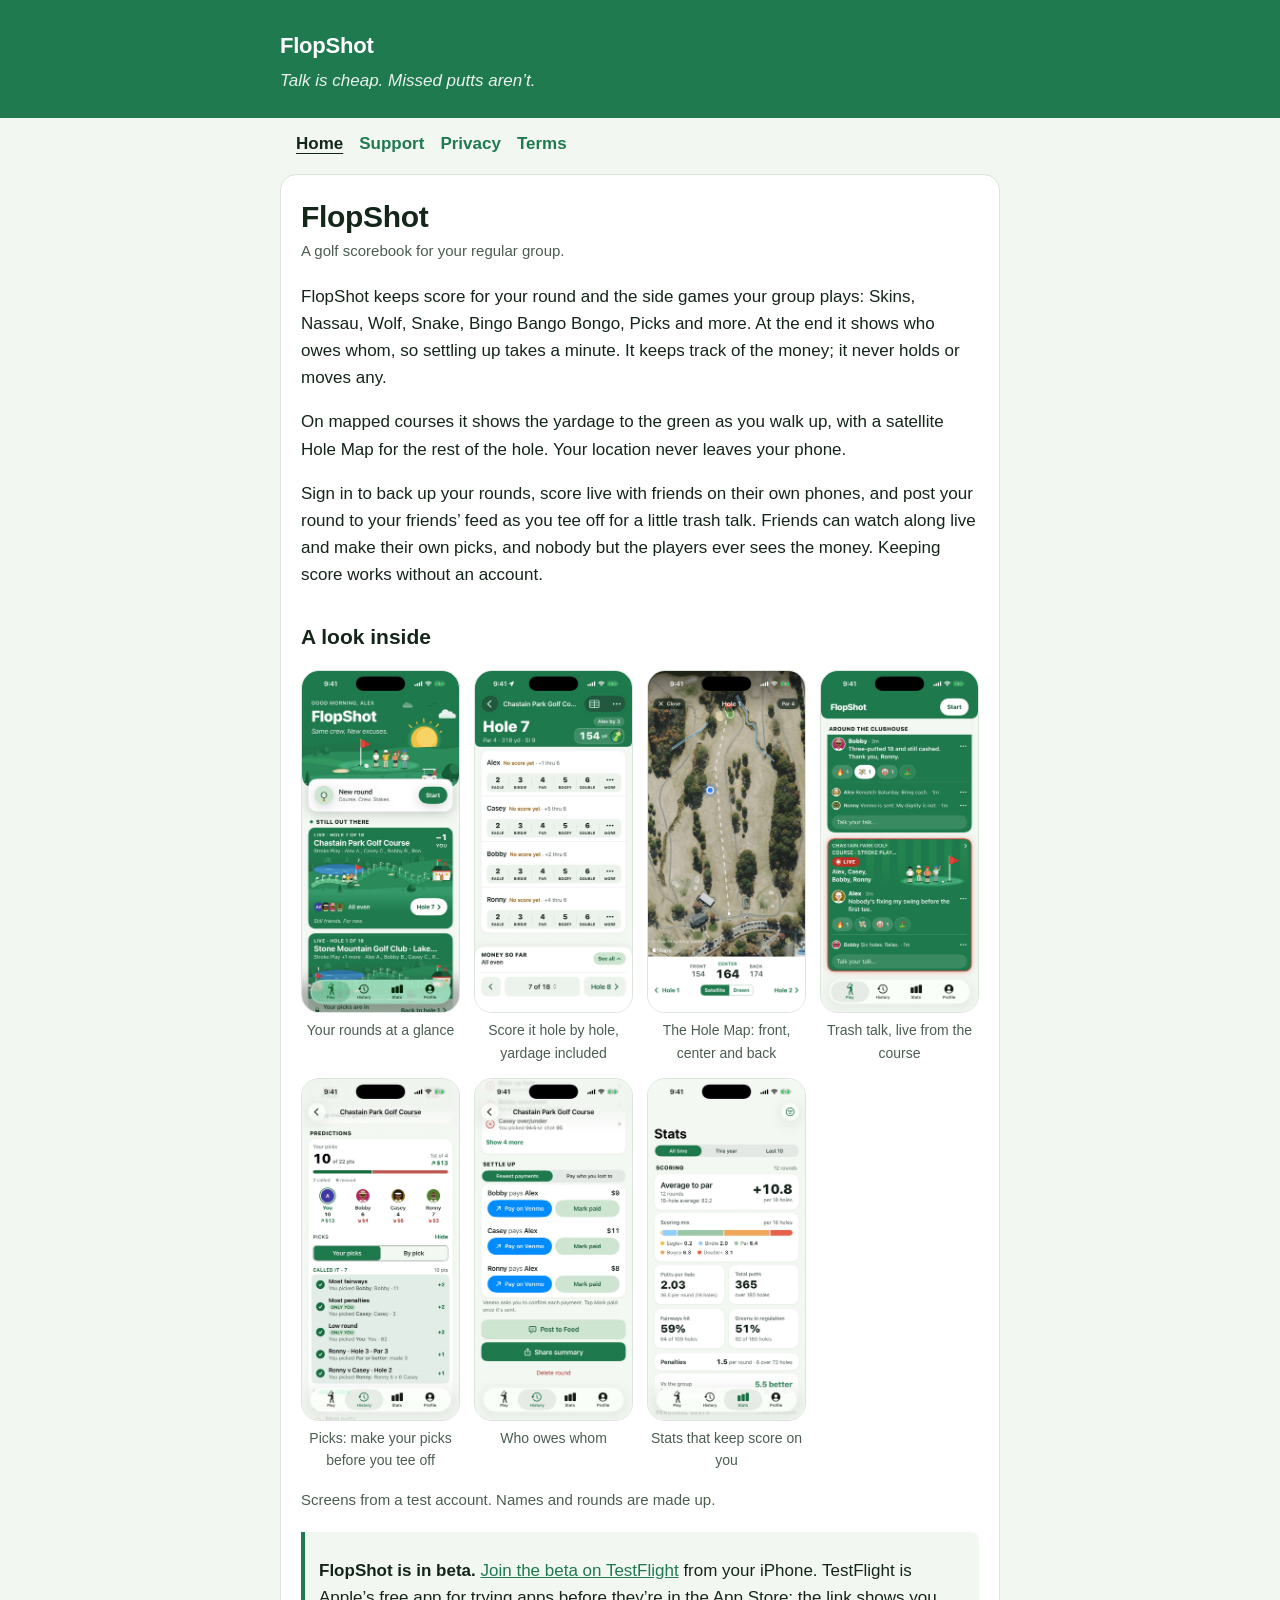
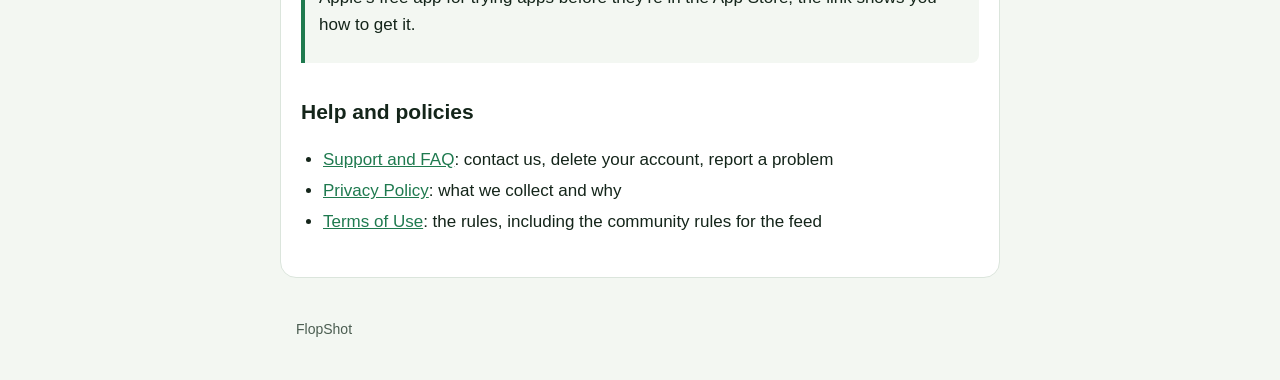
<file: index.html>
<!doctype html>
<html lang="en">
<head>
  <meta charset="utf-8">
  <meta name="viewport" content="width=device-width, initial-scale=1">
  <title>FlopShot</title>
  <meta name="description" content="FlopShot is a golf scorebook for friends who play money games: scores, Skins, Nassau, Wolf, Picks and more, GPS yardages, and settling up at the end.">
  <link rel="stylesheet" href="style.css">
</head>
<body>
  <header><div class="wrap"><a class="home" href="./">FlopShot</a><p>Talk is cheap. Missed putts aren’t.</p></div></header>
  <nav>
    <a href="./" aria-current="page">Home</a>
    <a href="support.html">Support</a>
    <a href="privacy.html">Privacy</a>
    <a href="terms.html">Terms</a>
  </nav>
  <main>
    <h1>FlopShot</h1>
    <p class="meta">A golf scorebook for your regular group.</p>
    <p>FlopShot keeps score for your round and the side games your group plays: Skins, Nassau, Wolf, Snake, Bingo Bango Bongo, Picks and more. At the end it shows who owes whom, so settling up takes a minute. It keeps track of the money; it never holds or moves any.</p>
    <p>On mapped courses it shows the yardage to the green as you walk up, with a satellite Hole Map for the rest of the hole. Your location never leaves your phone.</p>
    <p>Sign in to back up your rounds, score live with friends on their own phones, and post your round to your friends’ feed as you tee off for a little trash talk. Friends can watch along live and make their own picks, and nobody but the players ever sees the money. Keeping score works without an account.</p>
    <h2>A look inside</h2>
    <div class="gallery">
      <figure><img src="images/p1-playhome.jpg" alt="Play Home: a live round at Chastain Park Golf Course on hole 7, with the group's avatars and Alex one under par" width="660" height="1434" loading="lazy"><figcaption>Your rounds at a glance</figcaption></figure>
      <figure><img src="images/p2-score-entry.jpg" alt="Score Entry on hole 7, par 4: 154 yards to the green, Alex leading by 3, and a score row for each of four players" width="660" height="1434" loading="lazy"><figcaption>Score it hole by hole, yardage included</figcaption></figure>
      <figure><img src="images/p3-hole-map.jpg" alt="Hole Map: a satellite view of hole 1 with the green, a bunker and water drawn on, a blue dot for the golfer, and front 154, center 164, back 174 yards" width="660" height="1434" loading="lazy"><figcaption>The Hole Map: front, center and back</figcaption></figure>
      <figure><img src="images/p4-feed.jpg" alt="Around the clubhouse: Bobby's finished round with a quip, reactions and replies, and a live round Alex posted at the first tee" width="660" height="1434" loading="lazy"><figcaption>Trash talk, live from the course</figcaption></figure>
      <figure><img src="images/p5-predictions.jpg" alt="Picks results: Alex first with 10 of 22 points and plus 13 dollars, each player's points, and the picks Alex called right" width="660" height="1434" loading="lazy"><figcaption>Picks: make your picks before you tee off</figcaption></figure>
      <figure><img src="images/p6-settle.jpg" alt="Settle Up: Bobby pays Alex 9 dollars, Casey pays Alex 11 dollars, Ronny pays Alex 8 dollars, each with Pay on Venmo and Mark paid" width="660" height="1434" loading="lazy"><figcaption>Who owes whom</figcaption></figure>
      <figure><img src="images/p7-stats.jpg" alt="Stats: plus 10.8 average to par over 12 rounds, scoring mix, putts, fairways, greens in regulation and penalties" width="660" height="1434" loading="lazy"><figcaption>Stats that keep score on you</figcaption></figure>
    </div>
    <p class="meta">Screens from a test account. Names and rounds are made up.</p>
    <div class="note">
      <p><strong>FlopShot is in beta.</strong> <a href="https://testflight.apple.com/join/e5r6QS9n">Join the beta on TestFlight</a> from your iPhone. TestFlight is Apple’s free app for trying apps before they’re in the App Store; the link shows you how to get it.</p>
    </div>
    <h2>Help and policies</h2>
    <ul>
      <li><a href="support.html">Support and FAQ</a>: contact us, delete your account, report a problem</li>
      <li><a href="privacy.html">Privacy Policy</a>: what we collect and why</li>
      <li><a href="terms.html">Terms of Use</a>: the rules, including the community rules for the feed</li>
    </ul>
  </main>
  <footer>FlopShot</footer>
</body>
</html>
</file>
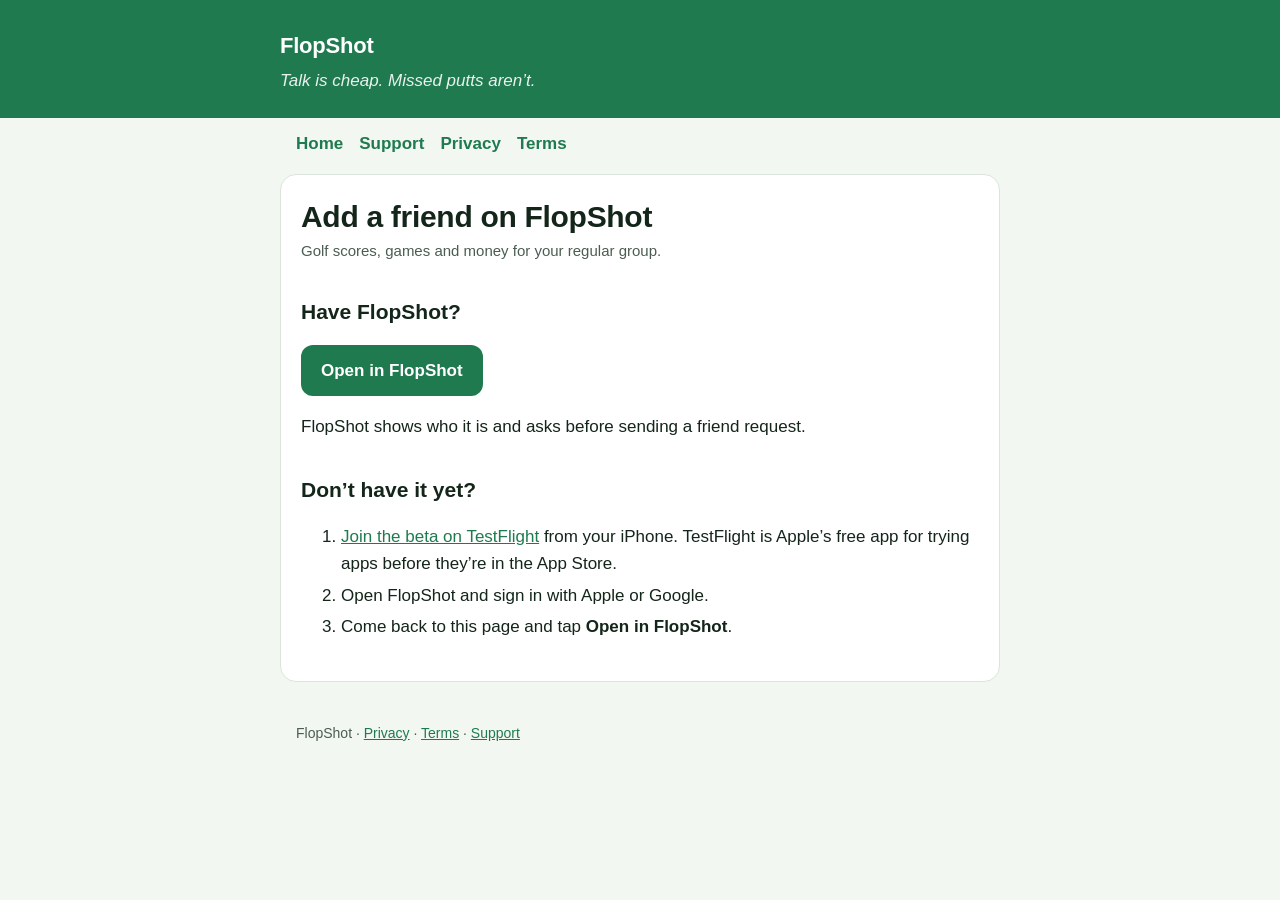
<file: add.html>
<!doctype html>
<html lang="en">
<head>
  <meta charset="utf-8">
  <meta name="viewport" content="width=device-width, initial-scale=1">
  <meta name="robots" content="noindex">
  <title>Add a friend on FlopShot</title>
  <meta name="description" content="A friend wants to add you on FlopShot.">
  <link rel="stylesheet" href="style.css">
</head>
<body>
  <header><div class="wrap"><a class="home" href="./">FlopShot</a><p>Talk is cheap. Missed putts aren’t.</p></div></header>
  <nav>
    <a href="./">Home</a>
    <a href="support.html">Support</a>
    <a href="privacy.html">Privacy</a>
    <a href="terms.html">Terms</a>
  </nav>
  <main>
    <!-- The app opens this link itself when it's installed (a universal link). This page is for everyone else. -->
    <h1 id="title">Add a friend on FlopShot</h1>
    <p class="meta">Golf scores, games and money for your regular group.</p>

    <h2>Have FlopShot?</h2>
    <p><a class="button" id="open" href="flopshot-beta://add">Open in FlopShot</a></p>
    <p>FlopShot shows who it is and asks before sending a friend request.</p>

    <h2>Don’t have it yet?</h2>
    <ol>
      <li><a href="https://testflight.apple.com/join/e5r6QS9n">Join the beta on TestFlight</a> from your iPhone. TestFlight is Apple’s free app for trying apps before they’re in the App Store.</li>
      <li>Open FlopShot and sign in with Apple or Google.</li>
      <li>Come back to this page and tap <strong>Open in FlopShot</strong>.</li>
    </ol>
    <p id="manual"></p>
  </main>
  <footer>FlopShot · <a href="privacy.html">Privacy</a> · <a href="terms.html">Terms</a> · <a href="support.html">Support</a></footer>
  <script>
    // add?u=<handle>: show the handle and pass it to the app. Handles are 3 to 20 of a-z, 0-9 and _; anything else is ignored.
    var handle = (new URLSearchParams(location.search).get("u") || "").replace(/^@/, "").toLowerCase();
    if (/^[a-z0-9_]{3,20}$/.test(handle)) {
      document.getElementById("title").textContent = "Add @" + handle + " on FlopShot";
      document.getElementById("open").href = "flopshot-beta://add?u=" + handle;
      document.getElementById("manual").textContent =
        "Or add them by hand: Profile › People › Find a friend, then type " + handle + ".";
    }
  </script>
</body>
</html>
</file>
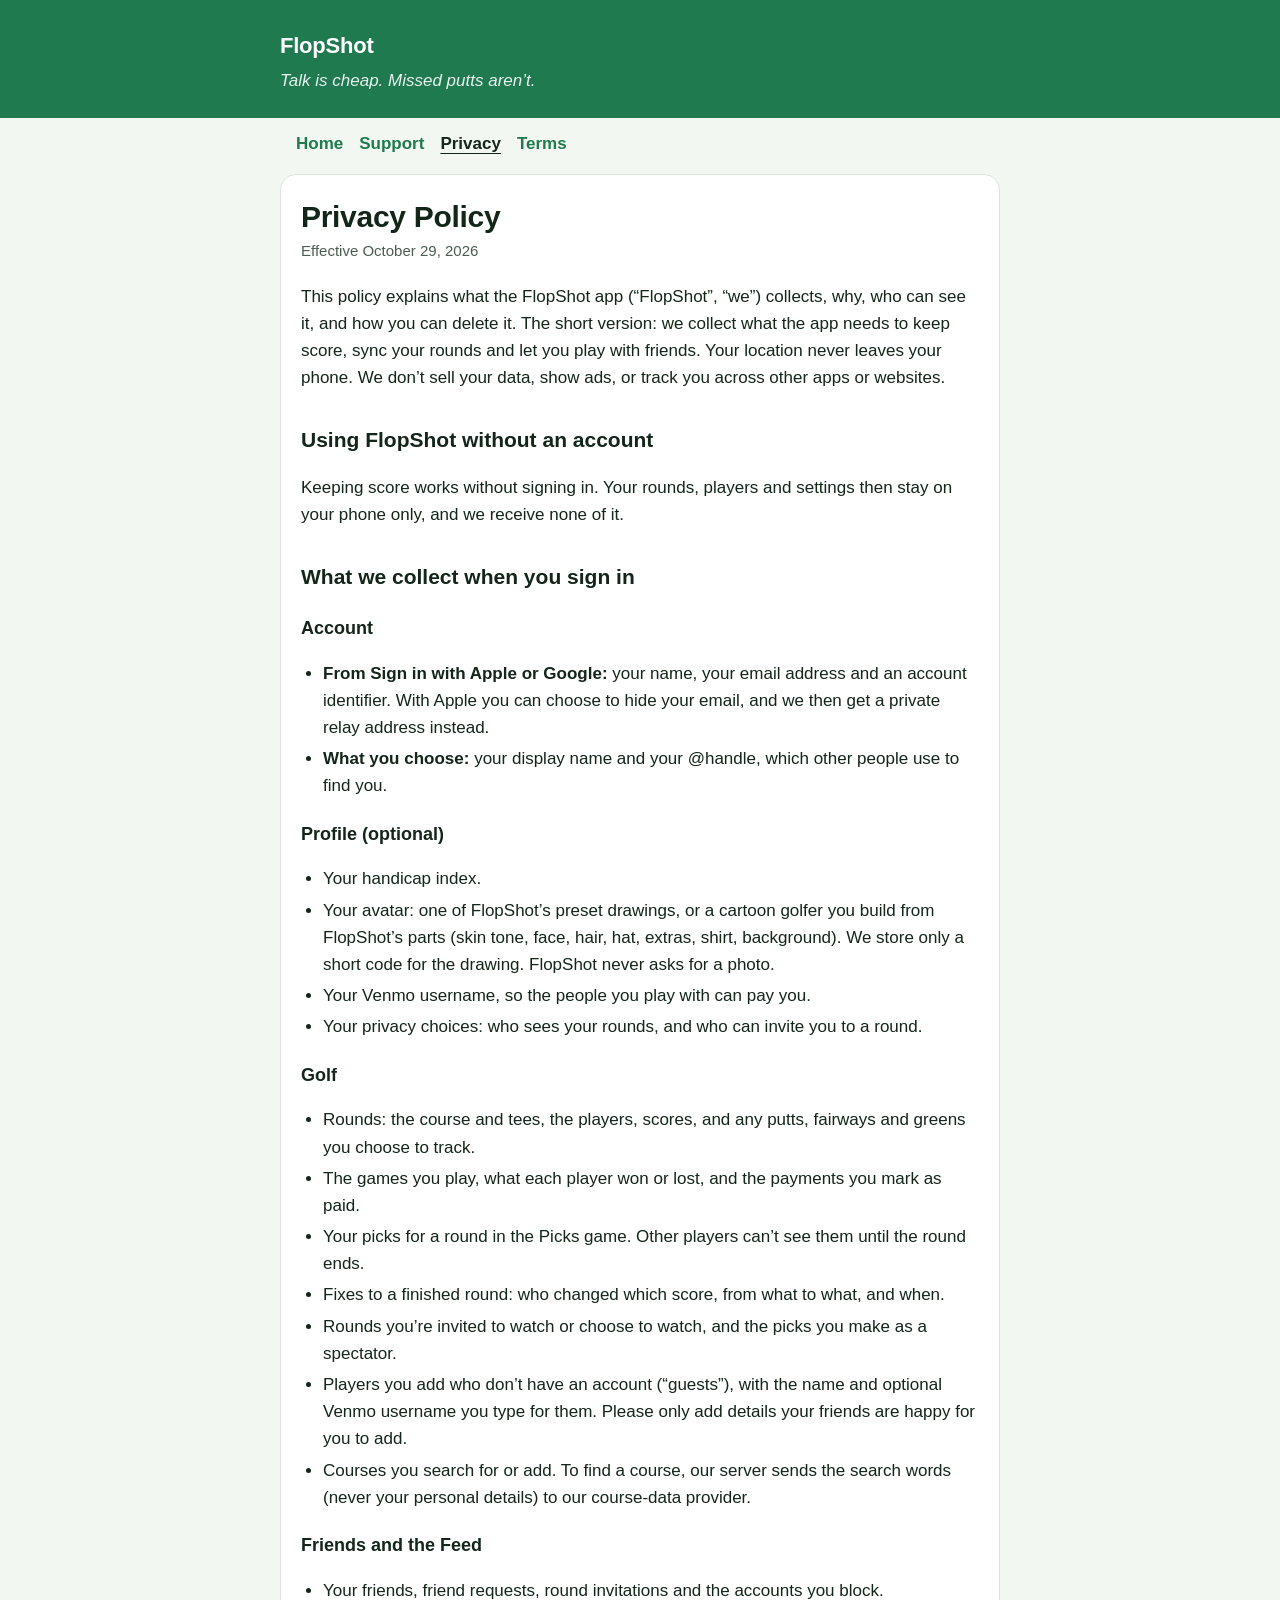
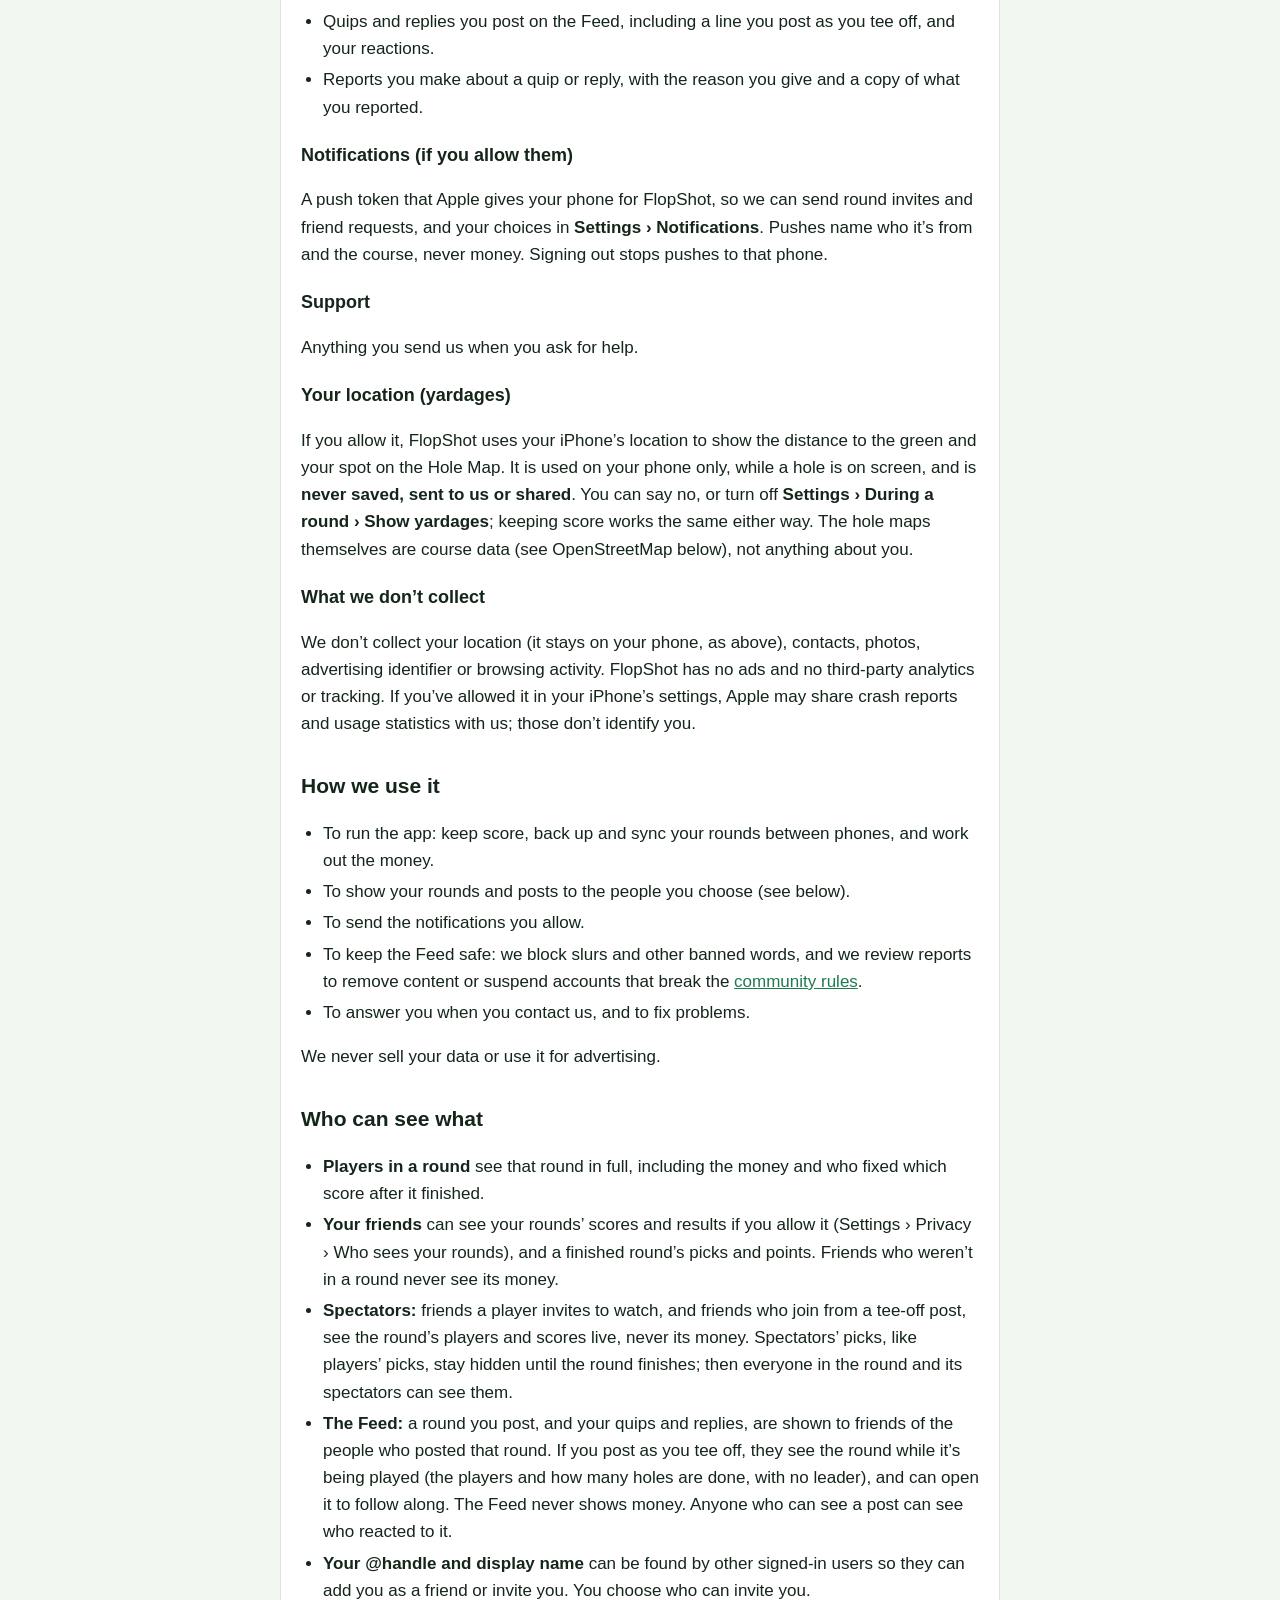
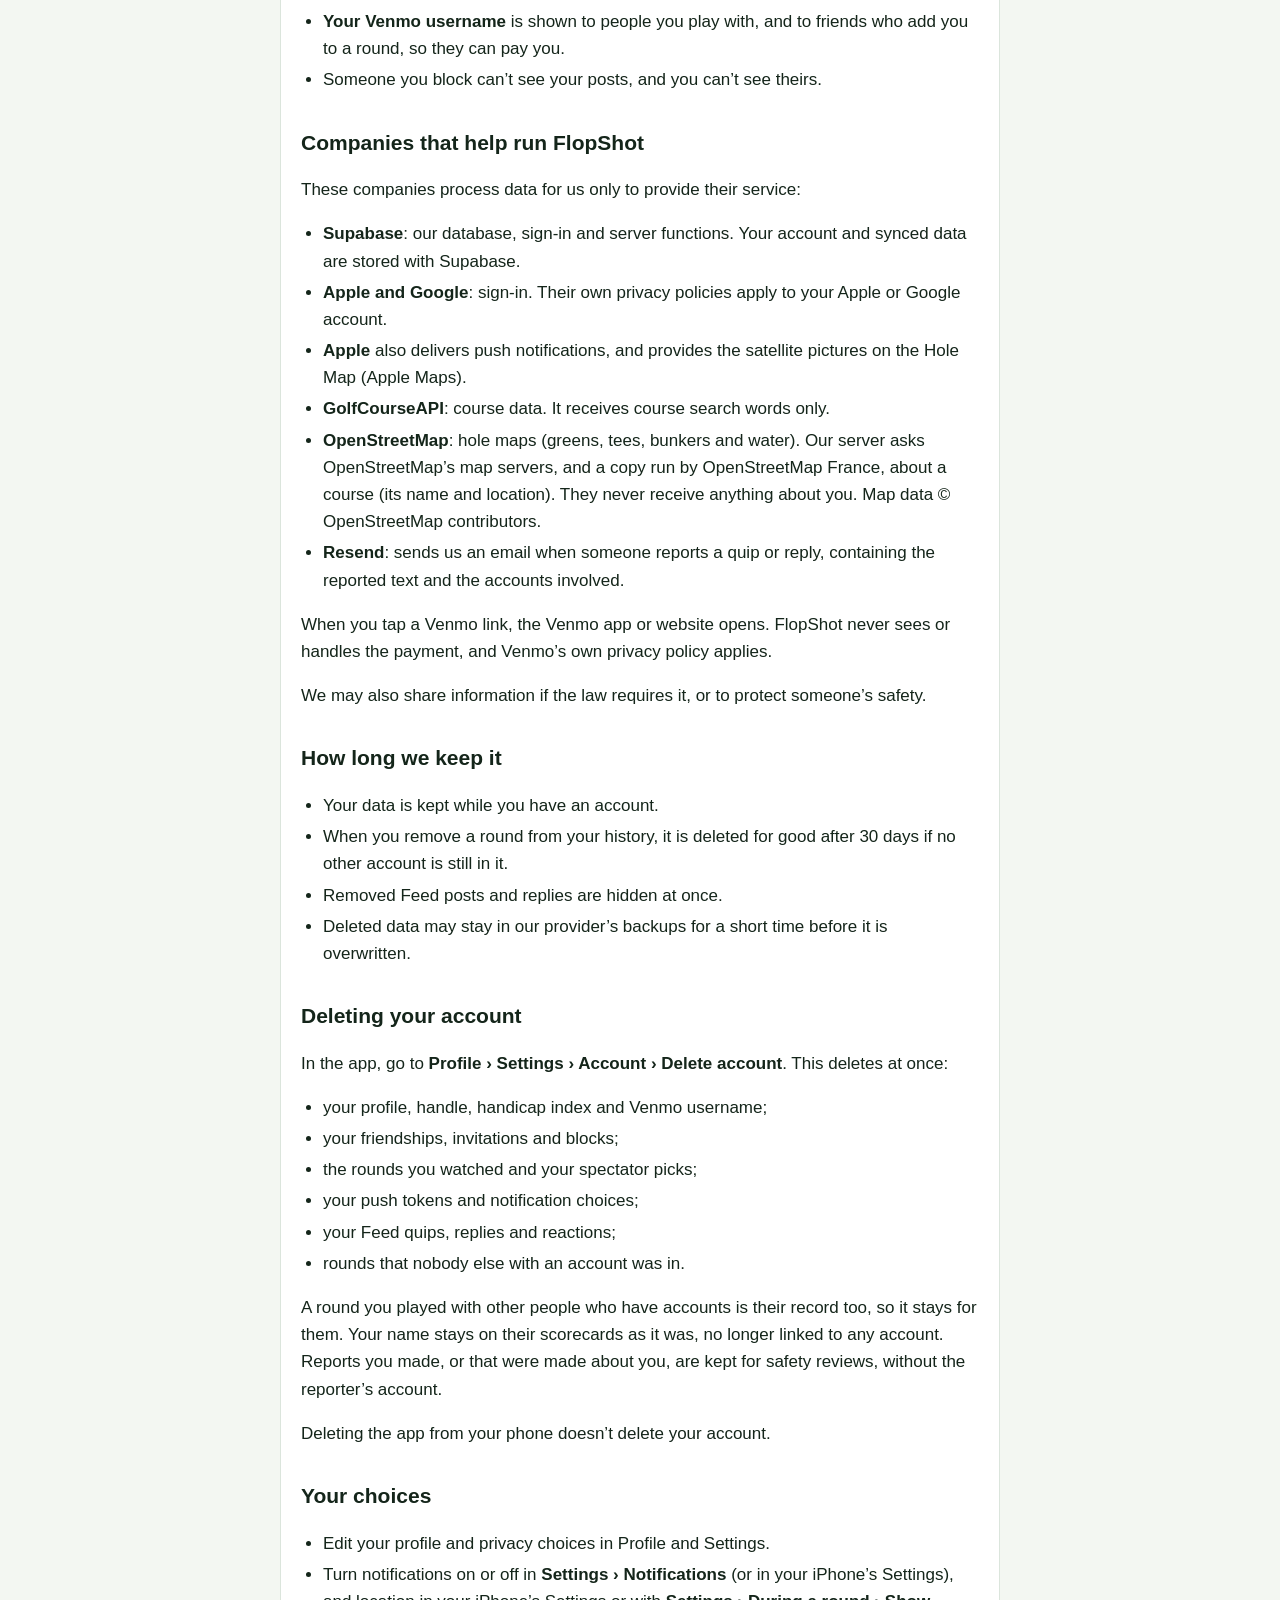
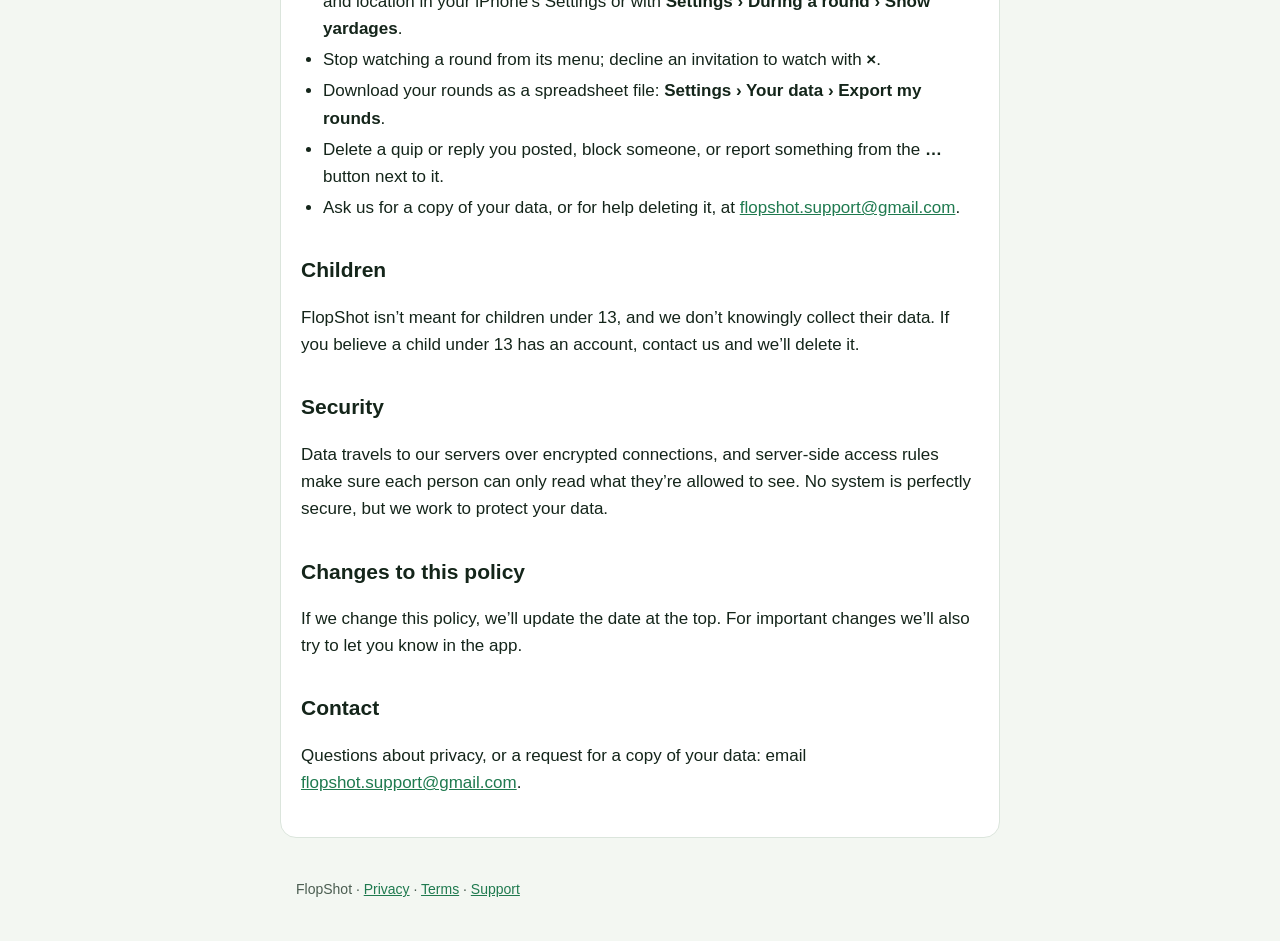
<file: privacy.html>
<!doctype html>
<html lang="en">
<head>
  <meta charset="utf-8">
  <meta name="viewport" content="width=device-width, initial-scale=1">
  <title>FlopShot Privacy Policy</title>
  <meta name="description" content="What FlopShot collects, why, who can see it, and how to delete it.">
  <link rel="stylesheet" href="style.css">
</head>
<body>
  <header><div class="wrap"><a class="home" href="./">FlopShot</a><p>Talk is cheap. Missed putts aren’t.</p></div></header>
  <nav>
    <a href="./">Home</a>
    <a href="support.html">Support</a>
    <a href="privacy.html" aria-current="page">Privacy</a>
    <a href="terms.html">Terms</a>
  </nav>
  <main>
    <h1>Privacy Policy</h1>
    <p class="meta">Effective October 29, 2026</p>

    <p>This policy explains what the FlopShot app (“FlopShot”, “we”) collects, why, who can see it, and how you can delete it. The short version: we collect what the app needs to keep score, sync your rounds and let you play with friends. Your location never leaves your phone. We don’t sell your data, show ads, or track you across other apps or websites.</p>

    <h2>Using FlopShot without an account</h2>
    <p>Keeping score works without signing in. Your rounds, players and settings then stay on your phone only, and we receive none of it.</p>

    <h2>What we collect when you sign in</h2>
    <h3>Account</h3>
    <ul>
      <li><strong>From Sign in with Apple or Google:</strong> your name, your email address and an account identifier. With Apple you can choose to hide your email, and we then get a private relay address instead.</li>
      <li><strong>What you choose:</strong> your display name and your @handle, which other people use to find you.</li>
    </ul>
    <h3>Profile (optional)</h3>
    <ul>
      <li>Your handicap index.</li>
      <li>Your avatar: one of FlopShot’s preset drawings, or a cartoon golfer you build from FlopShot’s parts (skin tone, face, hair, hat, extras, shirt, background). We store only a short code for the drawing. FlopShot never asks for a photo.</li>
      <li>Your Venmo username, so the people you play with can pay you.</li>
      <li>Your privacy choices: who sees your rounds, and who can invite you to a round.</li>
    </ul>
    <h3>Golf</h3>
    <ul>
      <li>Rounds: the course and tees, the players, scores, and any putts, fairways and greens you choose to track.</li>
      <li>The games you play, what each player won or lost, and the payments you mark as paid.</li>
      <li>Your picks for a round in the Picks game. Other players can’t see them until the round ends.</li>
      <li>Fixes to a finished round: who changed which score, from what to what, and when.</li>
      <li>Rounds you’re invited to watch or choose to watch, and the picks you make as a spectator.</li>
      <li>Players you add who don’t have an account (“guests”), with the name and optional Venmo username you type for them. Please only add details your friends are happy for you to add.</li>
      <li>Courses you search for or add. To find a course, our server sends the search words (never your personal details) to our course-data provider.</li>
    </ul>
    <h3>Friends and the Feed</h3>
    <ul>
      <li>Your friends, friend requests, round invitations and the accounts you block.</li>
      <li>Quips and replies you post on the Feed, including a line you post as you tee off, and your reactions.</li>
      <li>Reports you make about a quip or reply, with the reason you give and a copy of what you reported.</li>
    </ul>
    <h3>Notifications (if you allow them)</h3>
    <p>A push token that Apple gives your phone for FlopShot, so we can send round invites and friend requests, and your choices in <strong>Settings › Notifications</strong>. Pushes name who it’s from and the course, never money. Signing out stops pushes to that phone.</p>
    <h3>Support</h3>
    <p>Anything you send us when you ask for help.</p>

    <h3 id="location">Your location (yardages)</h3>
    <p>If you allow it, FlopShot uses your iPhone’s location to show the distance to the green and your spot on the Hole Map. It is used on your phone only, while a hole is on screen, and is <strong>never saved, sent to us or shared</strong>. You can say no, or turn off <strong>Settings › During a round › Show yardages</strong>; keeping score works the same either way. The hole maps themselves are course data (see OpenStreetMap below), not anything about you.</p>

    <h3>What we don’t collect</h3>
    <p>We don’t collect your location (it stays on your phone, as above), contacts, photos, advertising identifier or browsing activity. FlopShot has no ads and no third-party analytics or tracking. If you’ve allowed it in your iPhone’s settings, Apple may share crash reports and usage statistics with us; those don’t identify you.</p>

    <h2>How we use it</h2>
    <ul>
      <li>To run the app: keep score, back up and sync your rounds between phones, and work out the money.</li>
      <li>To show your rounds and posts to the people you choose (see below).</li>
      <li>To send the notifications you allow.</li>
      <li>To keep the Feed safe: we block slurs and other banned words, and we review reports to remove content or suspend accounts that break the <a href="terms.html#community">community rules</a>.</li>
      <li>To answer you when you contact us, and to fix problems.</li>
    </ul>
    <p>We never sell your data or use it for advertising.</p>

    <h2>Who can see what</h2>
    <ul>
      <li><strong>Players in a round</strong> see that round in full, including the money and who fixed which score after it finished.</li>
      <li><strong>Your friends</strong> can see your rounds’ scores and results if you allow it (Settings › Privacy › Who sees your rounds), and a finished round’s picks and points. Friends who weren’t in a round never see its money.</li>
      <li><strong>Spectators:</strong> friends a player invites to watch, and friends who join from a tee-off post, see the round’s players and scores live, never its money. Spectators’ picks, like players’ picks, stay hidden until the round finishes; then everyone in the round and its spectators can see them.</li>
      <li><strong>The Feed:</strong> a round you post, and your quips and replies, are shown to friends of the people who posted that round. If you post as you tee off, they see the round while it’s being played (the players and how many holes are done, with no leader), and can open it to follow along. The Feed never shows money. Anyone who can see a post can see who reacted to it.</li>
      <li><strong>Your @handle and display name</strong> can be found by other signed-in users so they can add you as a friend or invite you. You choose who can invite you.</li>
      <li><strong>Your Venmo username</strong> is shown to people you play with, and to friends who add you to a round, so they can pay you.</li>
      <li>Someone you block can’t see your posts, and you can’t see theirs.</li>
    </ul>

    <h2>Companies that help run FlopShot</h2>
    <p>These companies process data for us only to provide their service:</p>
    <ul>
      <li><strong>Supabase</strong>: our database, sign-in and server functions. Your account and synced data are stored with Supabase.</li>
      <li><strong>Apple and Google</strong>: sign-in. Their own privacy policies apply to your Apple or Google account.</li>
      <li><strong>Apple</strong> also delivers push notifications, and provides the satellite pictures on the Hole Map (Apple Maps).</li>
      <li><strong>GolfCourseAPI</strong>: course data. It receives course search words only.</li>
      <li><strong>OpenStreetMap</strong>: hole maps (greens, tees, bunkers and water). Our server asks OpenStreetMap’s map servers, and a copy run by OpenStreetMap France, about a course (its name and location). They never receive anything about you. Map data © OpenStreetMap contributors.</li>
      <li><strong>Resend</strong>: sends us an email when someone reports a quip or reply, containing the reported text and the accounts involved.</li>
    </ul>
    <p>When you tap a Venmo link, the Venmo app or website opens. FlopShot never sees or handles the payment, and Venmo’s own privacy policy applies.</p>
    <p>We may also share information if the law requires it, or to protect someone’s safety.</p>

    <h2>How long we keep it</h2>
    <ul>
      <li>Your data is kept while you have an account.</li>
      <li>When you remove a round from your history, it is deleted for good after 30 days if no other account is still in it.</li>
      <li>Removed Feed posts and replies are hidden at once.</li>
      <li>Deleted data may stay in our provider’s backups for a short time before it is overwritten.</li>
    </ul>

    <h2 id="deleting-your-account">Deleting your account</h2>
    <p>In the app, go to <strong>Profile › Settings › Account › Delete account</strong>. This deletes at once:</p>
    <ul>
      <li>your profile, handle, handicap index and Venmo username;</li>
      <li>your friendships, invitations and blocks;</li>
      <li>the rounds you watched and your spectator picks;</li>
      <li>your push tokens and notification choices;</li>
      <li>your Feed quips, replies and reactions;</li>
      <li>rounds that nobody else with an account was in.</li>
    </ul>
    <p>A round you played with other people who have accounts is their record too, so it stays for them. Your name stays on their scorecards as it was, no longer linked to any account. Reports you made, or that were made about you, are kept for safety reviews, without the reporter’s account.</p>
    <p>Deleting the app from your phone doesn’t delete your account.</p>

    <h2>Your choices</h2>
    <ul>
      <li>Edit your profile and privacy choices in Profile and Settings.</li>
      <li>Turn notifications on or off in <strong>Settings › Notifications</strong> (or in your iPhone’s Settings), and location in your iPhone’s Settings or with <strong>Settings › During a round › Show yardages</strong>.</li>
      <li>Stop watching a round from its menu; decline an invitation to watch with <strong>×</strong>.</li>
      <li>Download your rounds as a spreadsheet file: <strong>Settings › Your data › Export my rounds</strong>.</li>
      <li>Delete a quip or reply you posted, block someone, or report something from the <strong>…</strong> button next to it.</li>
      <li>Ask us for a copy of your data, or for help deleting it, at <a href="mailto:flopshot.support@gmail.com">flopshot.support@gmail.com</a>.</li>
    </ul>

    <h2>Children</h2>
    <p>FlopShot isn’t meant for children under 13, and we don’t knowingly collect their data. If you believe a child under 13 has an account, contact us and we’ll delete it.</p>

    <h2>Security</h2>
    <p>Data travels to our servers over encrypted connections, and server-side access rules make sure each person can only read what they’re allowed to see. No system is perfectly secure, but we work to protect your data.</p>

    <h2>Changes to this policy</h2>
    <p>If we change this policy, we’ll update the date at the top. For important changes we’ll also try to let you know in the app.</p>

    <h2>Contact</h2>
    <p>Questions about privacy, or a request for a copy of your data: email <a href="mailto:flopshot.support@gmail.com">flopshot.support@gmail.com</a>.</p>
  </main>
  <footer>FlopShot · <a href="privacy.html">Privacy</a> · <a href="terms.html">Terms</a> · <a href="support.html">Support</a></footer>
</body>
</html>
</file>
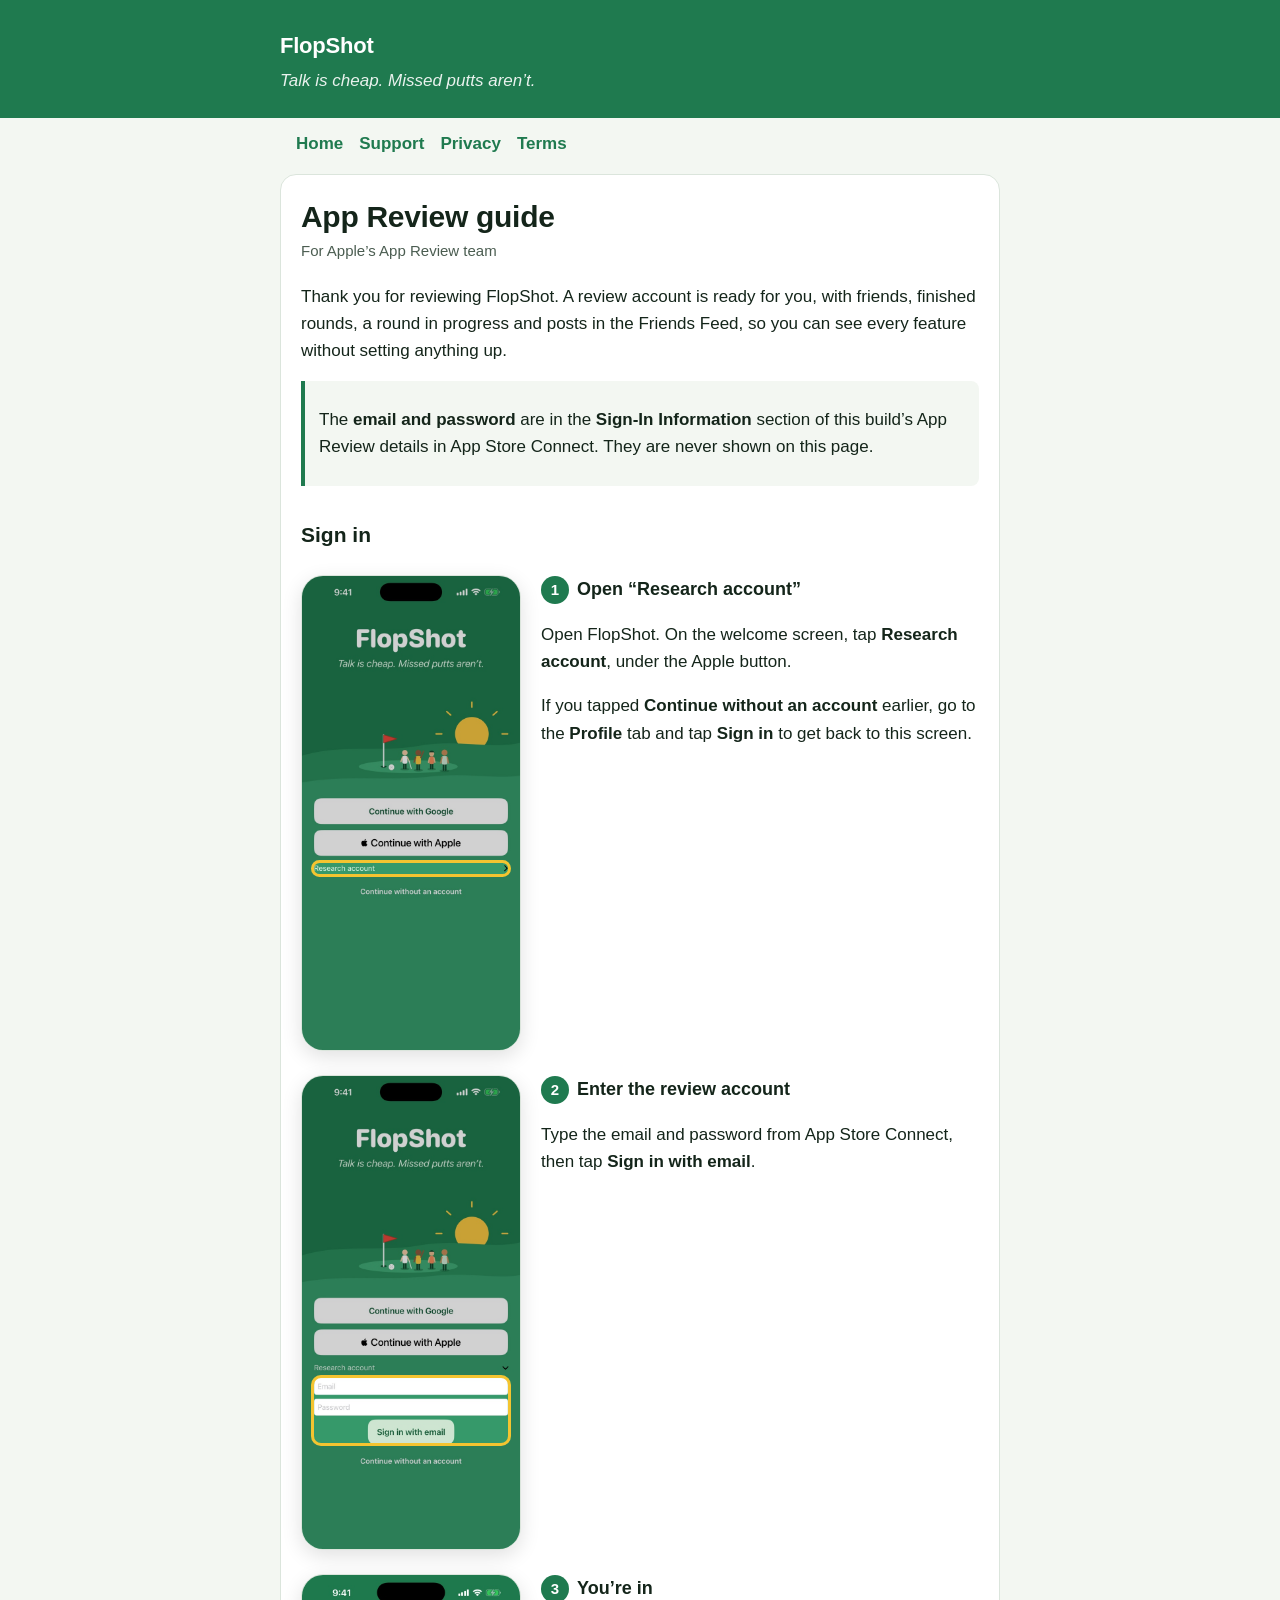
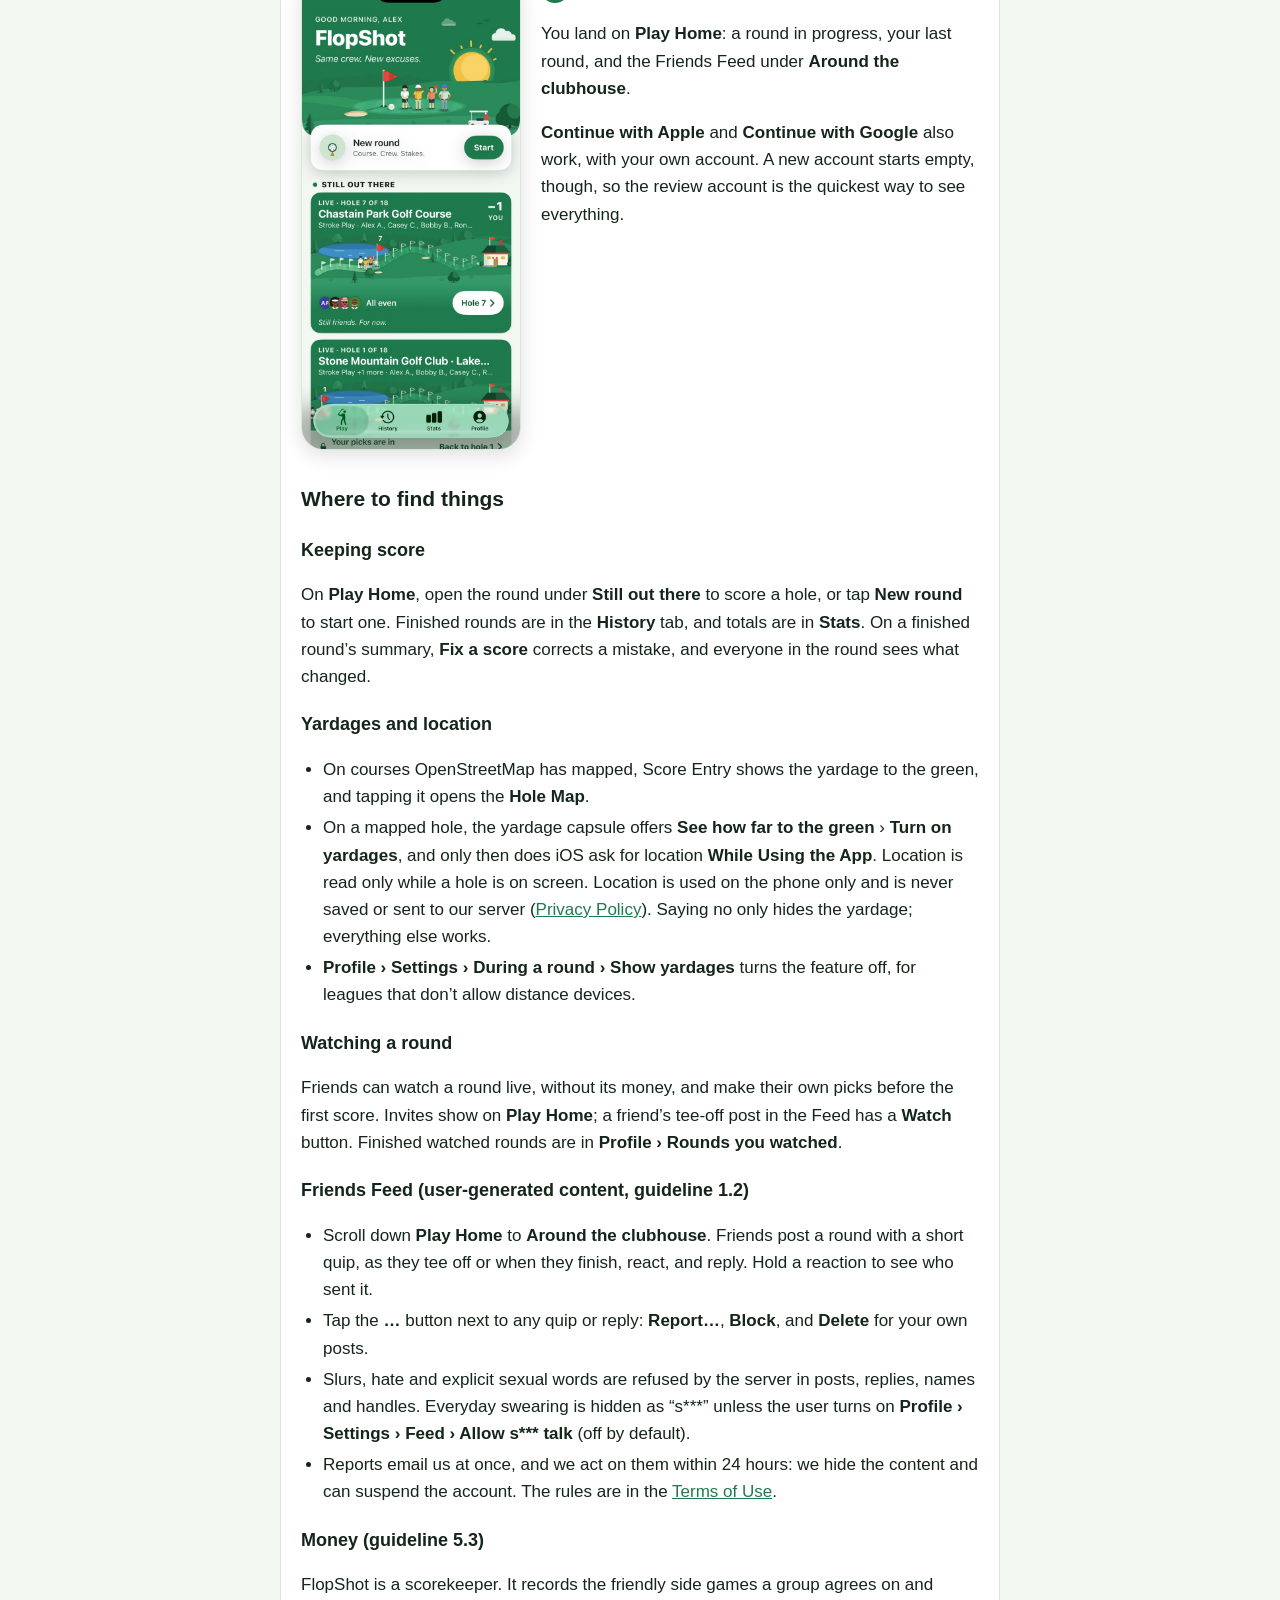
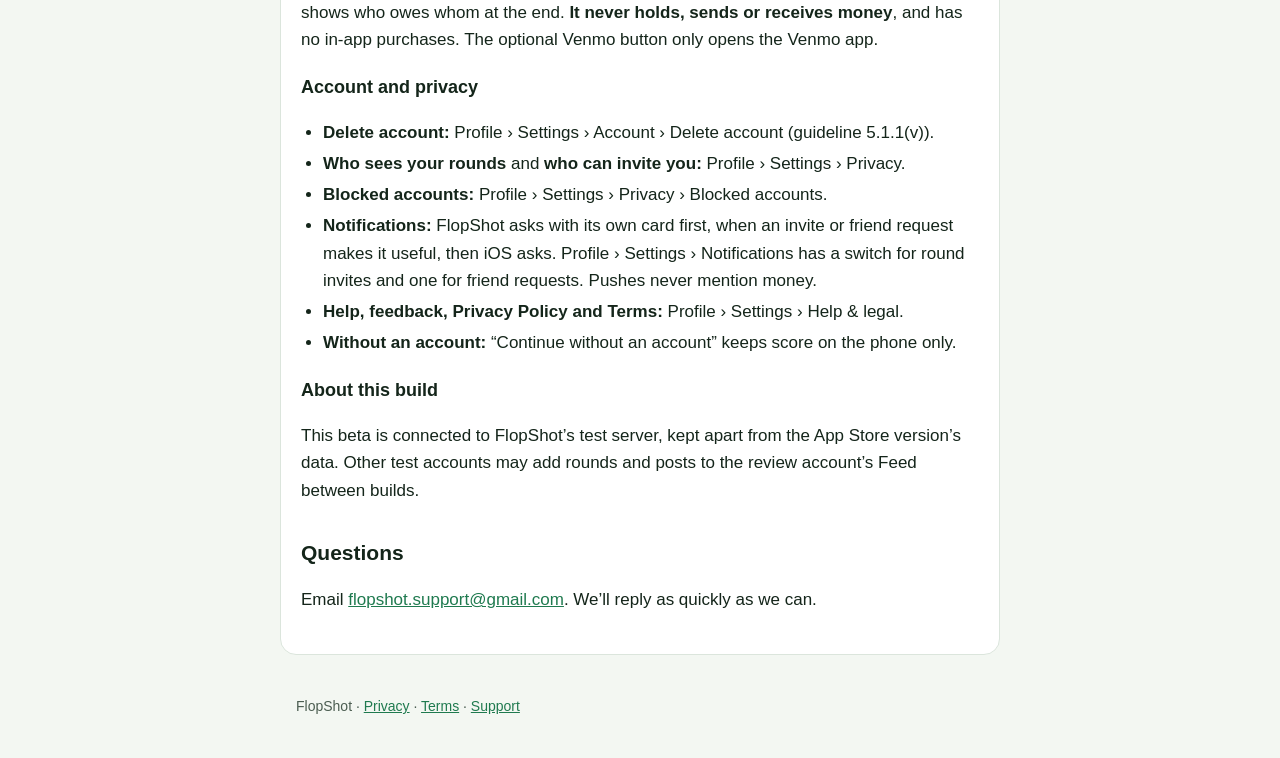
<file: reviewer.html>
<!doctype html>
<html lang="en">
<head>
  <meta charset="utf-8">
  <meta name="viewport" content="width=device-width, initial-scale=1">
  <meta name="robots" content="noindex">
  <title>FlopShot App Review Guide</title>
  <meta name="description" content="How App Review signs in to the FlopShot beta, and where to find the features review asks about.">
  <link rel="stylesheet" href="style.css">
</head>
<body>
  <header><div class="wrap"><a class="home" href="./">FlopShot</a><p>Talk is cheap. Missed putts aren’t.</p></div></header>
  <nav>
    <a href="./">Home</a>
    <a href="support.html">Support</a>
    <a href="privacy.html">Privacy</a>
    <a href="terms.html">Terms</a>
  </nav>
  <main>
    <h1>App Review guide</h1>
    <p class="meta">For Apple’s App Review team</p>

    <p>Thank you for reviewing FlopShot. A review account is ready for you, with friends, finished rounds, a round in progress and posts in the Friends Feed, so you can see every feature without setting anything up.</p>
    <div class="note">
      <p>The <strong>email and password</strong> are in the <strong>Sign-In Information</strong> section of this build’s App Review details in App Store Connect. They are never shown on this page.</p>
    </div>

    <h2>Sign in</h2>

    <div class="step">
      <figure>
        <img src="images/review-1-login.jpg" alt="FlopShot welcome screen with Continue with Google, Continue with Apple, a Research account row, and Continue without an account" width="660" height="1434">
        <div class="hl" style="left:4%; width:92%; top:60%; height:3.6%;"></div>
      </figure>
      <div>
        <h3><span class="num">1</span>Open “Research account”</h3>
        <p>Open FlopShot. On the welcome screen, tap <strong>Research account</strong>, under the Apple button.</p>
        <p>If you tapped <strong>Continue without an account</strong> earlier, go to the <strong>Profile</strong> tab and tap <strong>Sign in</strong> to get back to this screen.</p>
      </div>
    </div>

    <div class="step">
      <figure>
        <img src="images/review-2-form.jpg" alt="The Research account section open, showing Email and Password fields and a Sign in with email button" width="660" height="1434">
        <div class="hl" style="left:4%; width:92%; top:63.2%; height:15%;"></div>
      </figure>
      <div>
        <h3><span class="num">2</span>Enter the review account</h3>
        <p>Type the email and password from App Store Connect, then tap <strong>Sign in with email</strong>.</p>
      </div>
    </div>

    <div class="step">
      <figure>
        <img src="images/p1-playhome.jpg" alt="Play Home after signing in: a live round under Still out there, with the group's avatars" width="660" height="1434">
      </figure>
      <div>
        <h3><span class="num">3</span>You’re in</h3>
        <p>You land on <strong>Play Home</strong>: a round in progress, your last round, and the Friends Feed under <strong>Around the clubhouse</strong>.</p>
        <p><strong>Continue with Apple</strong> and <strong>Continue with Google</strong> also work, with your own account. A new account starts empty, though, so the review account is the quickest way to see everything.</p>
      </div>
    </div>

    <h2>Where to find things</h2>

    <h3>Keeping score</h3>
    <p>On <strong>Play Home</strong>, open the round under <strong>Still out there</strong> to score a hole, or tap <strong>New round</strong> to start one. Finished rounds are in the <strong>History</strong> tab, and totals are in <strong>Stats</strong>. On a finished round’s summary, <strong>Fix a score</strong> corrects a mistake, and everyone in the round sees what changed.</p>

    <h3>Yardages and location</h3>
    <ul>
      <li>On courses OpenStreetMap has mapped, Score Entry shows the yardage to the green, and tapping it opens the <strong>Hole Map</strong>.</li>
      <li>On a mapped hole, the yardage capsule offers <strong>See how far to the green</strong> › <strong>Turn on yardages</strong>, and only then does iOS ask for location <strong>While Using the App</strong>. Location is read only while a hole is on screen. Location is used on the phone only and is never saved or sent to our server (<a href="privacy.html#location">Privacy Policy</a>). Saying no only hides the yardage; everything else works.</li>
      <li><strong>Profile › Settings › During a round › Show yardages</strong> turns the feature off, for leagues that don’t allow distance devices.</li>
    </ul>

    <h3>Watching a round</h3>
    <p>Friends can watch a round live, without its money, and make their own picks before the first score. Invites show on <strong>Play Home</strong>; a friend’s tee-off post in the Feed has a <strong>Watch</strong> button. Finished watched rounds are in <strong>Profile › Rounds you watched</strong>.</p>

    <h3>Friends Feed (user-generated content, guideline 1.2)</h3>
    <ul>
      <li>Scroll down <strong>Play Home</strong> to <strong>Around the clubhouse</strong>. Friends post a round with a short quip, as they tee off or when they finish, react, and reply. Hold a reaction to see who sent it.</li>
      <li>Tap the <strong>…</strong> button next to any quip or reply: <strong>Report…</strong>, <strong>Block</strong>, and <strong>Delete</strong> for your own posts.</li>
      <li>Slurs, hate and explicit sexual words are refused by the server in posts, replies, names and handles. Everyday swearing is hidden as “s***” unless the user turns on <strong>Profile › Settings › Feed › Allow s*** talk</strong> (off by default).</li>
      <li>Reports email us at once, and we act on them within 24 hours: we hide the content and can suspend the account. The rules are in the <a href="terms.html#community">Terms of Use</a>.</li>
    </ul>

    <h3>Money (guideline 5.3)</h3>
    <p>FlopShot is a scorekeeper. It records the friendly side games a group agrees on and shows who owes whom at the end. <strong>It never holds, sends or receives money</strong>, and has no in-app purchases. The optional Venmo button only opens the Venmo app.</p>

    <h3>Account and privacy</h3>
    <ul>
      <li><strong>Delete account:</strong> Profile › Settings › Account › Delete account (guideline 5.1.1(v)).</li>
      <li><strong>Who sees your rounds</strong> and <strong>who can invite you:</strong> Profile › Settings › Privacy.</li>
      <li><strong>Blocked accounts:</strong> Profile › Settings › Privacy › Blocked accounts.</li>
      <li><strong>Notifications:</strong> FlopShot asks with its own card first, when an invite or friend request makes it useful, then iOS asks. Profile › Settings › Notifications has a switch for round invites and one for friend requests. Pushes never mention money.</li>
      <li><strong>Help, feedback, Privacy Policy and Terms:</strong> Profile › Settings › Help &amp; legal.</li>
      <li><strong>Without an account:</strong> “Continue without an account” keeps score on the phone only.</li>
    </ul>

    <h3>About this build</h3>
    <p>This beta is connected to FlopShot’s test server, kept apart from the App Store version’s data. Other test accounts may add rounds and posts to the review account’s Feed between builds.</p>

    <h2>Questions</h2>
    <p>Email <a href="mailto:flopshot.support@gmail.com">flopshot.support@gmail.com</a>. We’ll reply as quickly as we can.</p>
  </main>
  <footer>FlopShot · <a href="privacy.html">Privacy</a> · <a href="terms.html">Terms</a> · <a href="support.html">Support</a></footer>
</body>
</html>
</file>
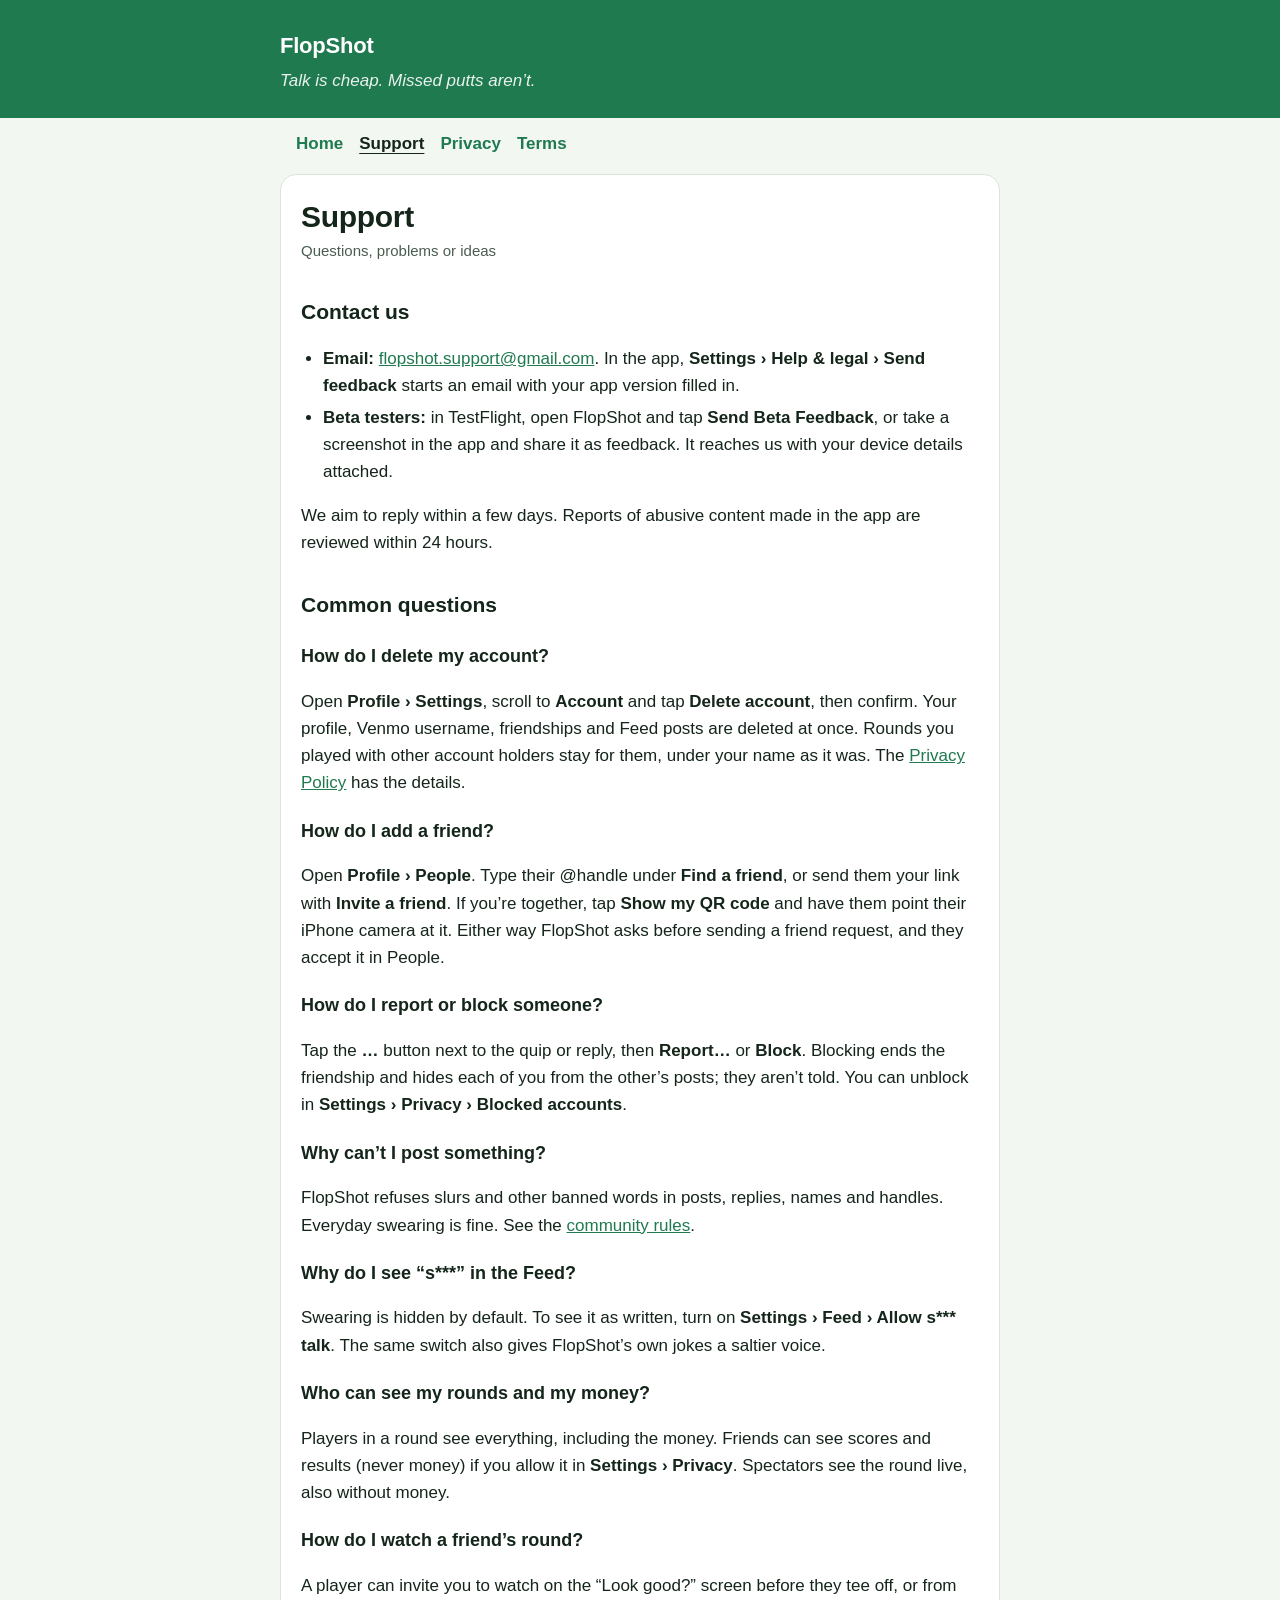
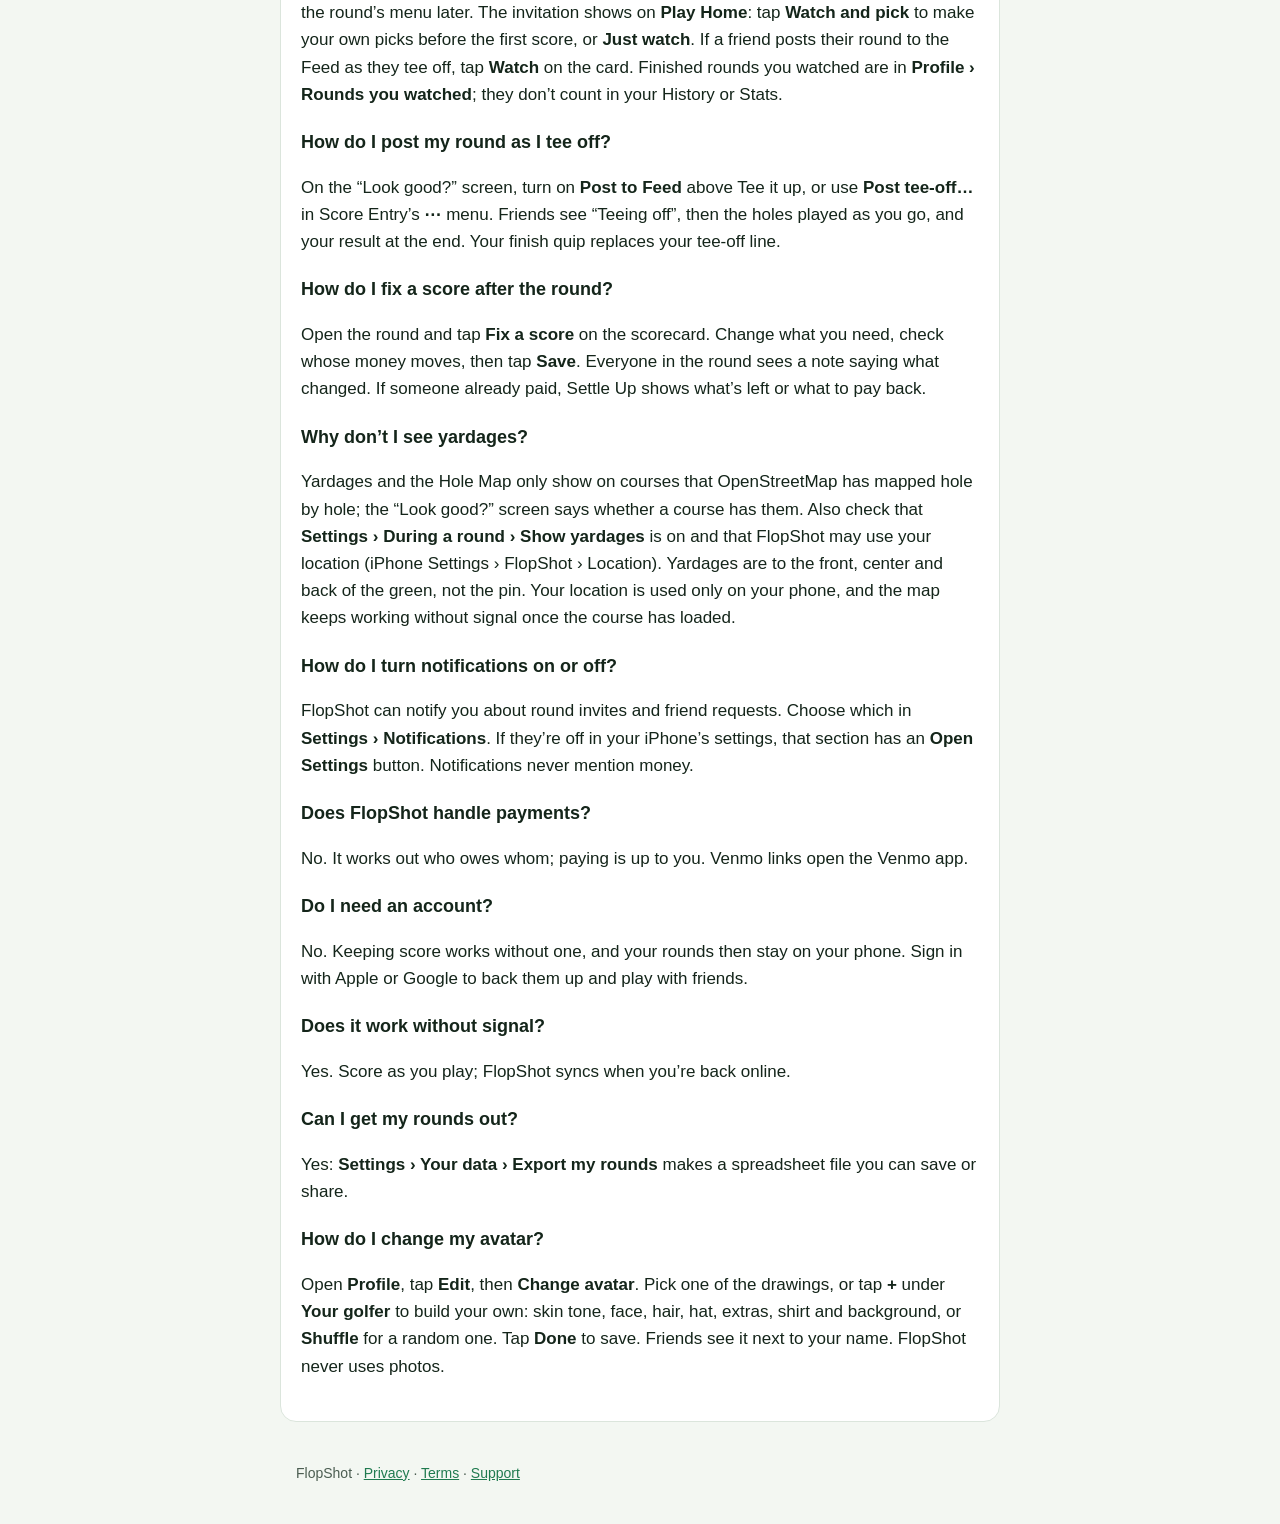
<file: support.html>
<!doctype html>
<html lang="en">
<head>
  <meta charset="utf-8">
  <meta name="viewport" content="width=device-width, initial-scale=1">
  <title>FlopShot Support</title>
  <meta name="description" content="Get help with FlopShot: contact, account deletion, reporting and common questions.">
  <link rel="stylesheet" href="style.css">
</head>
<body>
  <header><div class="wrap"><a class="home" href="./">FlopShot</a><p>Talk is cheap. Missed putts aren’t.</p></div></header>
  <nav>
    <a href="./">Home</a>
    <a href="support.html" aria-current="page">Support</a>
    <a href="privacy.html">Privacy</a>
    <a href="terms.html">Terms</a>
  </nav>
  <main>
    <h1>Support</h1>
    <p class="meta">Questions, problems or ideas</p>

    <h2>Contact us</h2>
    <ul>
      <li><strong>Email:</strong> <a href="mailto:flopshot.support@gmail.com">flopshot.support@gmail.com</a>. In the app, <strong>Settings › Help &amp; legal › Send feedback</strong> starts an email with your app version filled in.</li>
      <li><strong>Beta testers:</strong> in TestFlight, open FlopShot and tap <strong>Send Beta Feedback</strong>, or take a screenshot in the app and share it as feedback. It reaches us with your device details attached.</li>
    </ul>
    <p>We aim to reply within a few days. Reports of abusive content made in the app are reviewed within 24 hours.</p>

    <h2>Common questions</h2>

    <h3>How do I delete my account?</h3>
    <p>Open <strong>Profile › Settings</strong>, scroll to <strong>Account</strong> and tap <strong>Delete account</strong>, then confirm. Your profile, Venmo username, friendships and Feed posts are deleted at once. Rounds you played with other account holders stay for them, under your name as it was. The <a href="privacy.html#deleting-your-account">Privacy Policy</a> has the details.</p>

    <h3>How do I add a friend?</h3>
    <p>Open <strong>Profile › People</strong>. Type their @handle under <strong>Find a friend</strong>, or send them your link with <strong>Invite a friend</strong>. If you’re together, tap <strong>Show my QR code</strong> and have them point their iPhone camera at it. Either way FlopShot asks before sending a friend request, and they accept it in People.</p>

    <h3>How do I report or block someone?</h3>
    <p>Tap the <strong>…</strong> button next to the quip or reply, then <strong>Report…</strong> or <strong>Block</strong>. Blocking ends the friendship and hides each of you from the other’s posts; they aren’t told. You can unblock in <strong>Settings › Privacy › Blocked accounts</strong>.</p>

    <h3>Why can’t I post something?</h3>
    <p>FlopShot refuses slurs and other banned words in posts, replies, names and handles. Everyday swearing is fine. See the <a href="terms.html#community">community rules</a>.</p>

    <h3>Why do I see “s***” in the Feed?</h3>
    <p>Swearing is hidden by default. To see it as written, turn on <strong>Settings › Feed › Allow s*** talk</strong>. The same switch also gives FlopShot’s own jokes a saltier voice.</p>

    <h3>Who can see my rounds and my money?</h3>
    <p>Players in a round see everything, including the money. Friends can see scores and results (never money) if you allow it in <strong>Settings › Privacy</strong>. Spectators see the round live, also without money.</p>

    <h3>How do I watch a friend’s round?</h3>
    <p>A player can invite you to watch on the “Look good?” screen before they tee off, or from the round’s menu later. The invitation shows on <strong>Play Home</strong>: tap <strong>Watch and pick</strong> to make your own picks before the first score, or <strong>Just watch</strong>. If a friend posts their round to the Feed as they tee off, tap <strong>Watch</strong> on the card. Finished rounds you watched are in <strong>Profile › Rounds you watched</strong>; they don’t count in your History or Stats.</p>

    <h3>How do I post my round as I tee off?</h3>
    <p>On the “Look good?” screen, turn on <strong>Post to Feed</strong> above Tee it up, or use <strong>Post tee-off…</strong> in Score Entry’s <strong>⋯</strong> menu. Friends see “Teeing off”, then the holes played as you go, and your result at the end. Your finish quip replaces your tee-off line.</p>

    <h3>How do I fix a score after the round?</h3>
    <p>Open the round and tap <strong>Fix a score</strong> on the scorecard. Change what you need, check whose money moves, then tap <strong>Save</strong>. Everyone in the round sees a note saying what changed. If someone already paid, Settle Up shows what’s left or what to pay back.</p>

    <h3>Why don’t I see yardages?</h3>
    <p>Yardages and the Hole Map only show on courses that OpenStreetMap has mapped hole by hole; the “Look good?” screen says whether a course has them. Also check that <strong>Settings › During a round › Show yardages</strong> is on and that FlopShot may use your location (iPhone Settings › FlopShot › Location). Yardages are to the front, center and back of the green, not the pin. Your location is used only on your phone, and the map keeps working without signal once the course has loaded.</p>

    <h3>How do I turn notifications on or off?</h3>
    <p>FlopShot can notify you about round invites and friend requests. Choose which in <strong>Settings › Notifications</strong>. If they’re off in your iPhone’s settings, that section has an <strong>Open Settings</strong> button. Notifications never mention money.</p>

    <h3>Does FlopShot handle payments?</h3>
    <p>No. It works out who owes whom; paying is up to you. Venmo links open the Venmo app.</p>

    <h3>Do I need an account?</h3>
    <p>No. Keeping score works without one, and your rounds then stay on your phone. Sign in with Apple or Google to back them up and play with friends.</p>

    <h3>Does it work without signal?</h3>
    <p>Yes. Score as you play; FlopShot syncs when you’re back online.</p>

    <h3>Can I get my rounds out?</h3>
    <p>Yes: <strong>Settings › Your data › Export my rounds</strong> makes a spreadsheet file you can save or share.</p>

    <h3>How do I change my avatar?</h3>
    <p>Open <strong>Profile</strong>, tap <strong>Edit</strong>, then <strong>Change avatar</strong>. Pick one of the drawings, or tap <strong>+</strong> under <strong>Your golfer</strong> to build your own: skin tone, face, hair, hat, extras, shirt and background, or <strong>Shuffle</strong> for a random one. Tap <strong>Done</strong> to save. Friends see it next to your name. FlopShot never uses photos.</p>
  </main>
  <footer>FlopShot · <a href="privacy.html">Privacy</a> · <a href="terms.html">Terms</a> · <a href="support.html">Support</a></footer>
</body>
</html>
</file>
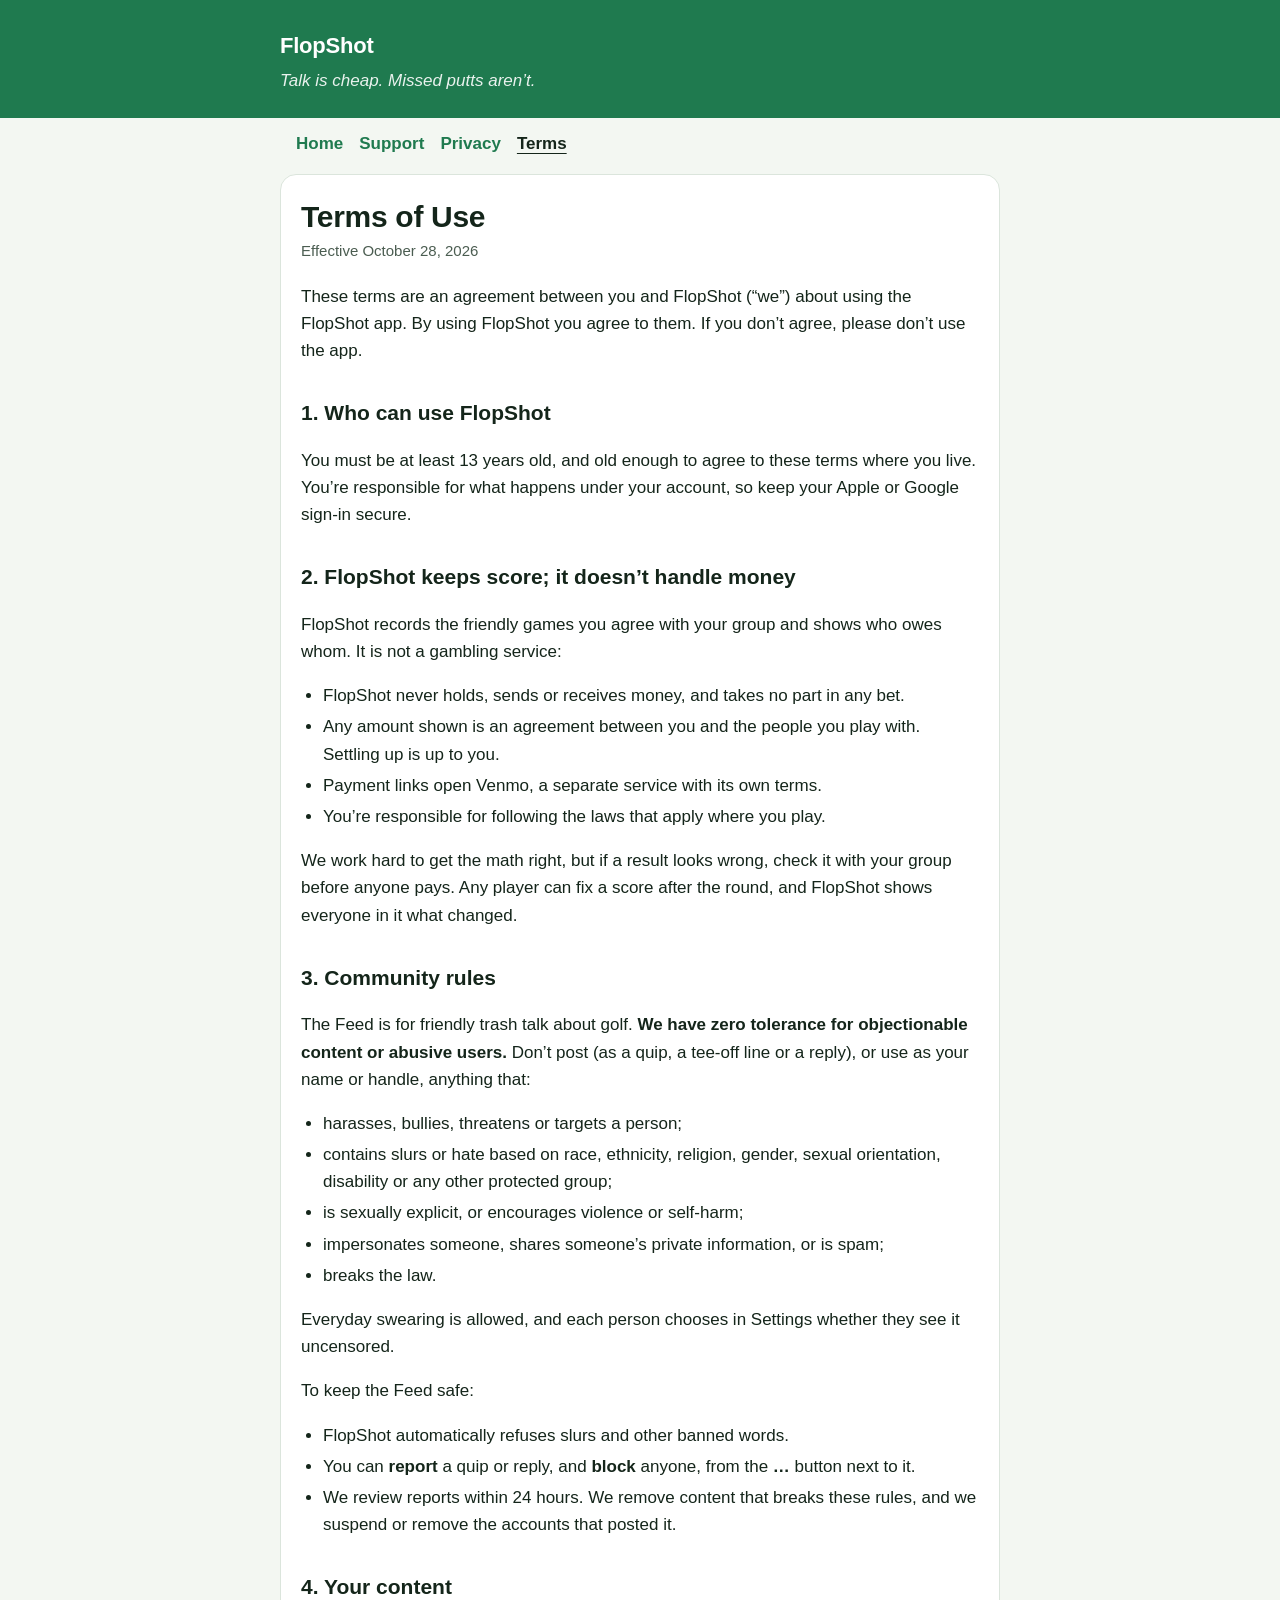
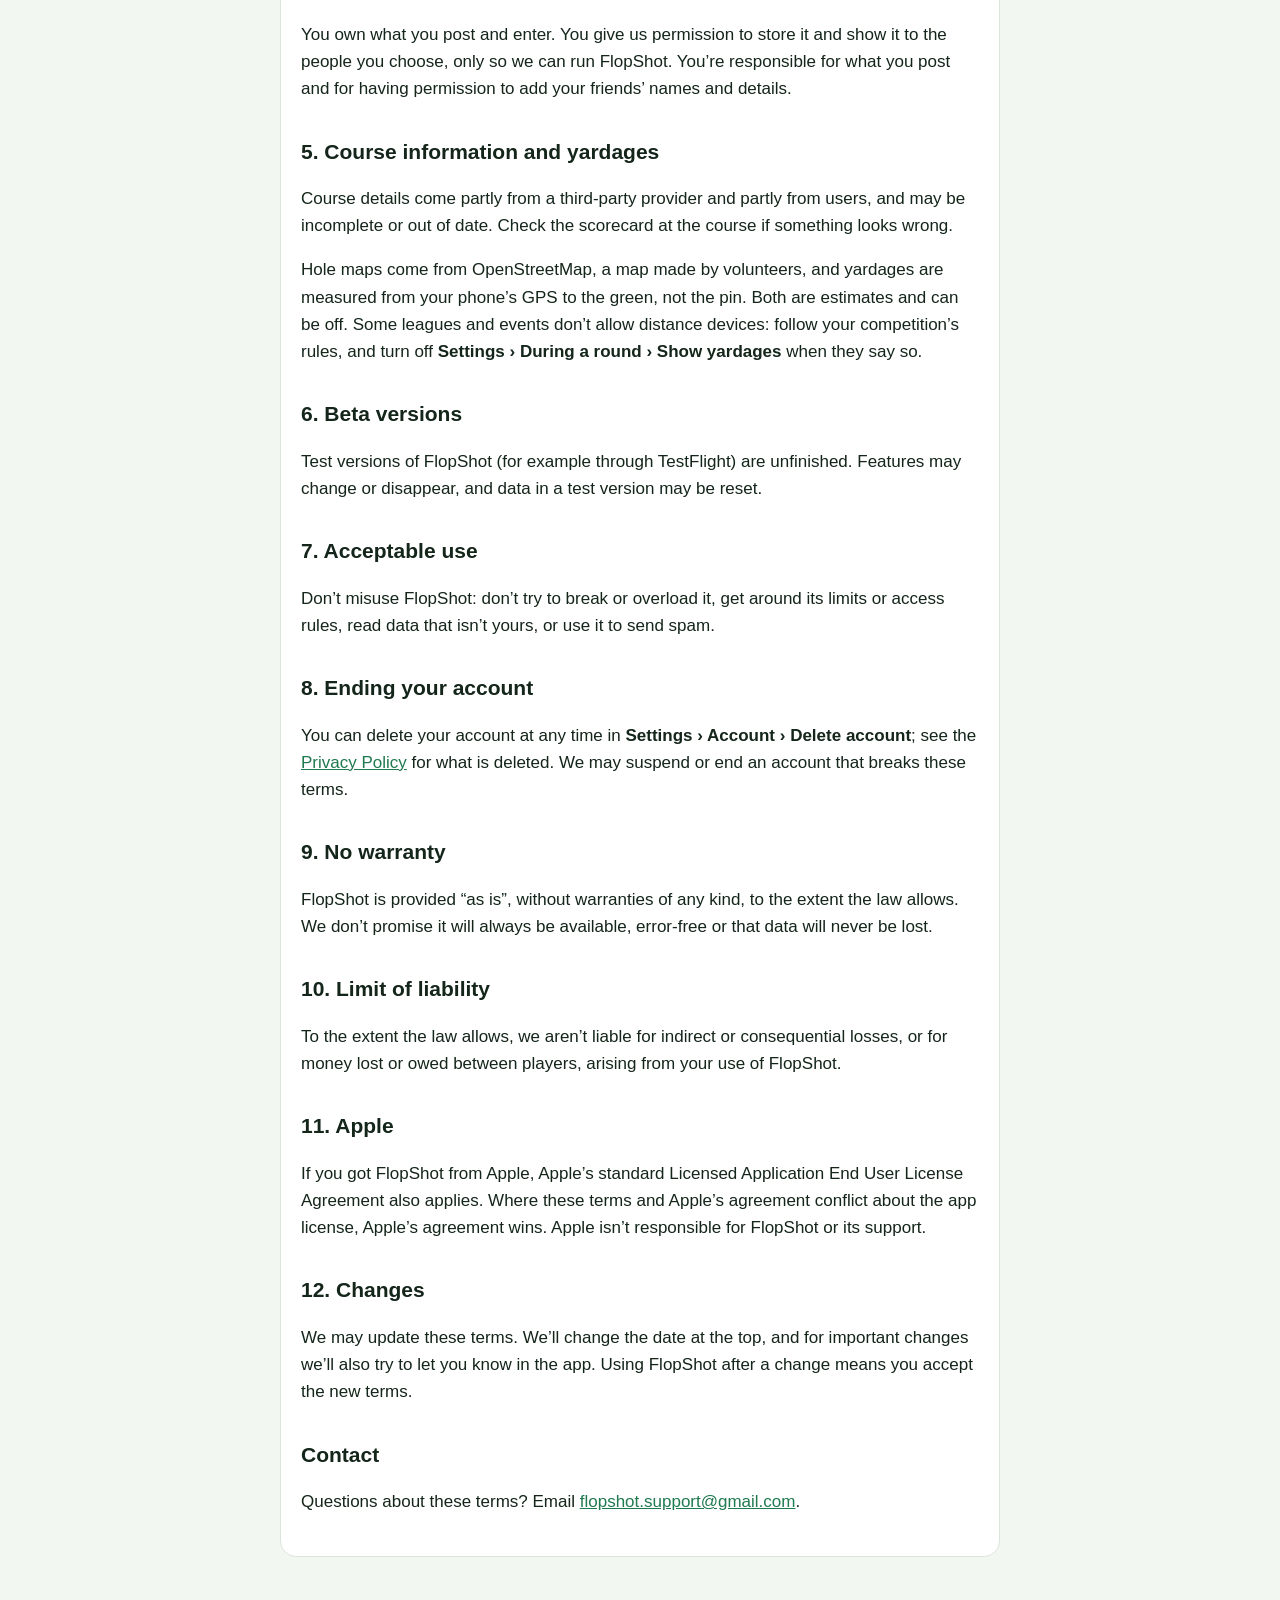
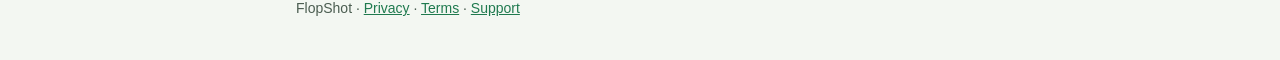
<file: terms.html>
<!doctype html>
<html lang="en">
<head>
  <meta charset="utf-8">
  <meta name="viewport" content="width=device-width, initial-scale=1">
  <title>FlopShot Terms of Use</title>
  <meta name="description" content="The rules for using FlopShot, including the community rules for the Feed.">
  <link rel="stylesheet" href="style.css">
</head>
<body>
  <header><div class="wrap"><a class="home" href="./">FlopShot</a><p>Talk is cheap. Missed putts aren’t.</p></div></header>
  <nav>
    <a href="./">Home</a>
    <a href="support.html">Support</a>
    <a href="privacy.html">Privacy</a>
    <a href="terms.html" aria-current="page">Terms</a>
  </nav>
  <main>
    <h1>Terms of Use</h1>
    <p class="meta">Effective October 28, 2026</p>

    <p>These terms are an agreement between you and FlopShot (“we”) about using the FlopShot app. By using FlopShot you agree to them. If you don’t agree, please don’t use the app.</p>

    <h2>1. Who can use FlopShot</h2>
    <p>You must be at least 13 years old, and old enough to agree to these terms where you live. You’re responsible for what happens under your account, so keep your Apple or Google sign-in secure.</p>

    <h2>2. FlopShot keeps score; it doesn’t handle money</h2>
    <p>FlopShot records the friendly games you agree with your group and shows who owes whom. It is not a gambling service:</p>
    <ul>
      <li>FlopShot never holds, sends or receives money, and takes no part in any bet.</li>
      <li>Any amount shown is an agreement between you and the people you play with. Settling up is up to you.</li>
      <li>Payment links open Venmo, a separate service with its own terms.</li>
      <li>You’re responsible for following the laws that apply where you play.</li>
    </ul>
    <p>We work hard to get the math right, but if a result looks wrong, check it with your group before anyone pays. Any player can fix a score after the round, and FlopShot shows everyone in it what changed.</p>

    <h2 id="community">3. Community rules</h2>
    <p>The Feed is for friendly trash talk about golf. <strong>We have zero tolerance for objectionable content or abusive users.</strong> Don’t post (as a quip, a tee-off line or a reply), or use as your name or handle, anything that:</p>
    <ul>
      <li>harasses, bullies, threatens or targets a person;</li>
      <li>contains slurs or hate based on race, ethnicity, religion, gender, sexual orientation, disability or any other protected group;</li>
      <li>is sexually explicit, or encourages violence or self-harm;</li>
      <li>impersonates someone, shares someone’s private information, or is spam;</li>
      <li>breaks the law.</li>
    </ul>
    <p>Everyday swearing is allowed, and each person chooses in Settings whether they see it uncensored.</p>
    <p>To keep the Feed safe:</p>
    <ul>
      <li>FlopShot automatically refuses slurs and other banned words.</li>
      <li>You can <strong>report</strong> a quip or reply, and <strong>block</strong> anyone, from the <strong>…</strong> button next to it.</li>
      <li>We review reports within 24 hours. We remove content that breaks these rules, and we suspend or remove the accounts that posted it.</li>
    </ul>

    <h2>4. Your content</h2>
    <p>You own what you post and enter. You give us permission to store it and show it to the people you choose, only so we can run FlopShot. You’re responsible for what you post and for having permission to add your friends’ names and details.</p>

    <h2>5. Course information and yardages</h2>
    <p>Course details come partly from a third-party provider and partly from users, and may be incomplete or out of date. Check the scorecard at the course if something looks wrong.</p>
    <p>Hole maps come from OpenStreetMap, a map made by volunteers, and yardages are measured from your phone’s GPS to the green, not the pin. Both are estimates and can be off. Some leagues and events don’t allow distance devices: follow your competition’s rules, and turn off <strong>Settings › During a round › Show yardages</strong> when they say so.</p>

    <h2>6. Beta versions</h2>
    <p>Test versions of FlopShot (for example through TestFlight) are unfinished. Features may change or disappear, and data in a test version may be reset.</p>

    <h2>7. Acceptable use</h2>
    <p>Don’t misuse FlopShot: don’t try to break or overload it, get around its limits or access rules, read data that isn’t yours, or use it to send spam.</p>

    <h2>8. Ending your account</h2>
    <p>You can delete your account at any time in <strong>Settings › Account › Delete account</strong>; see the <a href="privacy.html">Privacy Policy</a> for what is deleted. We may suspend or end an account that breaks these terms.</p>

    <h2>9. No warranty</h2>
    <p>FlopShot is provided “as is”, without warranties of any kind, to the extent the law allows. We don’t promise it will always be available, error-free or that data will never be lost.</p>

    <h2>10. Limit of liability</h2>
    <p>To the extent the law allows, we aren’t liable for indirect or consequential losses, or for money lost or owed between players, arising from your use of FlopShot.</p>

    <h2>11. Apple</h2>
    <p>If you got FlopShot from Apple, Apple’s standard Licensed Application End User License Agreement also applies. Where these terms and Apple’s agreement conflict about the app license, Apple’s agreement wins. Apple isn’t responsible for FlopShot or its support.</p>

    <h2>12. Changes</h2>
    <p>We may update these terms. We’ll change the date at the top, and for important changes we’ll also try to let you know in the app. Using FlopShot after a change means you accept the new terms.</p>

    <h2>Contact</h2>
    <p>Questions about these terms? Email <a href="mailto:flopshot.support@gmail.com">flopshot.support@gmail.com</a>.</p>
  </main>
  <footer>FlopShot · <a href="privacy.html">Privacy</a> · <a href="terms.html">Terms</a> · <a href="support.html">Support</a></footer>
</body>
</html>
</file>
<file: style.css>
:root {
  --bg: #f3f7f2;
  --card: #ffffff;
  --ink: #14251a;
  --ink-2: #4b5d51;
  --brand: #1f7a4f;
  --line: #dbe5dc;
}
@media (prefers-color-scheme: dark) {
  :root {
    --bg: #111a14;
    --card: #1b261f;
    --ink: #e8f0ea;
    --ink-2: #a9b8ad;
    --brand: #5ccf8e;
    --line: #2b3a30;
  }
}
* { box-sizing: border-box; }
html { -webkit-text-size-adjust: 100%; }
body {
  margin: 0;
  background: var(--bg);
  color: var(--ink);
  font: 17px/1.6 -apple-system, BlinkMacSystemFont, "Segoe UI", Roboto, Helvetica, Arial, sans-serif;
}
header {
  background: #1f7a4f;
  color: #fff;
  padding: 28px 16px 24px;
}
header .wrap { max-width: 720px; margin: 0 auto; }
header a.home { color: #fff; text-decoration: none; font-weight: 800; font-size: 22px; letter-spacing: -0.01em; }
header p { margin: 4px 0 0; opacity: 0.9; font-style: italic; }
nav { max-width: 720px; margin: 0 auto; padding: 12px 16px 0; display: flex; gap: 16px; flex-wrap: wrap; }
nav a { color: var(--brand); font-weight: 600; text-decoration: none; }
nav a[aria-current="page"] { color: var(--ink); text-decoration: underline; text-underline-offset: 4px; }
main {
  max-width: 720px;
  margin: 16px auto 40px;
  padding: 24px 20px;
  background: var(--card);
  border: 1px solid var(--line);
  border-radius: 16px;
}
@media (max-width: 760px) { main { margin: 12px 16px 32px; } }
h1 { font-size: 30px; line-height: 1.2; margin: 0 0 4px; letter-spacing: -0.01em; }
h2 { font-size: 21px; margin: 32px 0 8px; }
h3 { font-size: 18px; margin: 20px 0 4px; }
.meta { color: var(--ink-2); margin: 0 0 20px; font-size: 15px; }
a { color: var(--brand); }
ul { padding-left: 22px; }
li { margin: 4px 0; }
.note {
  border-left: 4px solid var(--brand);
  padding: 8px 14px;
  background: var(--bg);
  border-radius: 0 8px 8px 0;
  margin: 16px 0;
}
footer { max-width: 720px; margin: 0 auto 40px; padding: 0 16px; color: var(--ink-2); font-size: 14px; }

/* Reviewer guide: step screenshots with a highlight box */
.step { display: grid; grid-template-columns: 220px 1fr; gap: 20px; align-items: start; margin: 24px 0; }
@media (max-width: 560px) { .step { grid-template-columns: 1fr; } .step figure { max-width: 240px; } }
.step figure { margin: 0; position: relative; border-radius: 22px; overflow: hidden; border: 1px solid var(--line); box-shadow: 0 6px 20px rgba(0,0,0,0.12); }
.step img { display: block; width: 100%; height: auto; }
.step .hl { position: absolute; border: 3px solid #f4c430; border-radius: 10px; box-shadow: 0 0 0 9999px rgba(0,0,0,0.18); }
.step h3 { margin-top: 0; }
.num { display: inline-flex; align-items: center; justify-content: center; width: 28px; height: 28px; border-radius: 50%; background: var(--brand); color: var(--card); font-weight: 800; margin-right: 8px; font-size: 15px; }
.gallery { display: grid; grid-template-columns: repeat(auto-fill, minmax(150px, 1fr)); gap: 14px; margin: 16px 0; }
.gallery figure { margin: 0; }
.gallery img { width: 100%; height: auto; border-radius: 18px; border: 1px solid var(--line); display: block; }
.gallery figcaption { font-size: 14px; color: var(--ink-2); margin-top: 6px; text-align: center; }

/* Add page: the "Open in FlopShot" button */
a.button { display: inline-block; background: var(--brand); color: var(--card); font-weight: 700; text-decoration: none; padding: 12px 20px; border-radius: 12px; min-height: 44px; }
</file>
